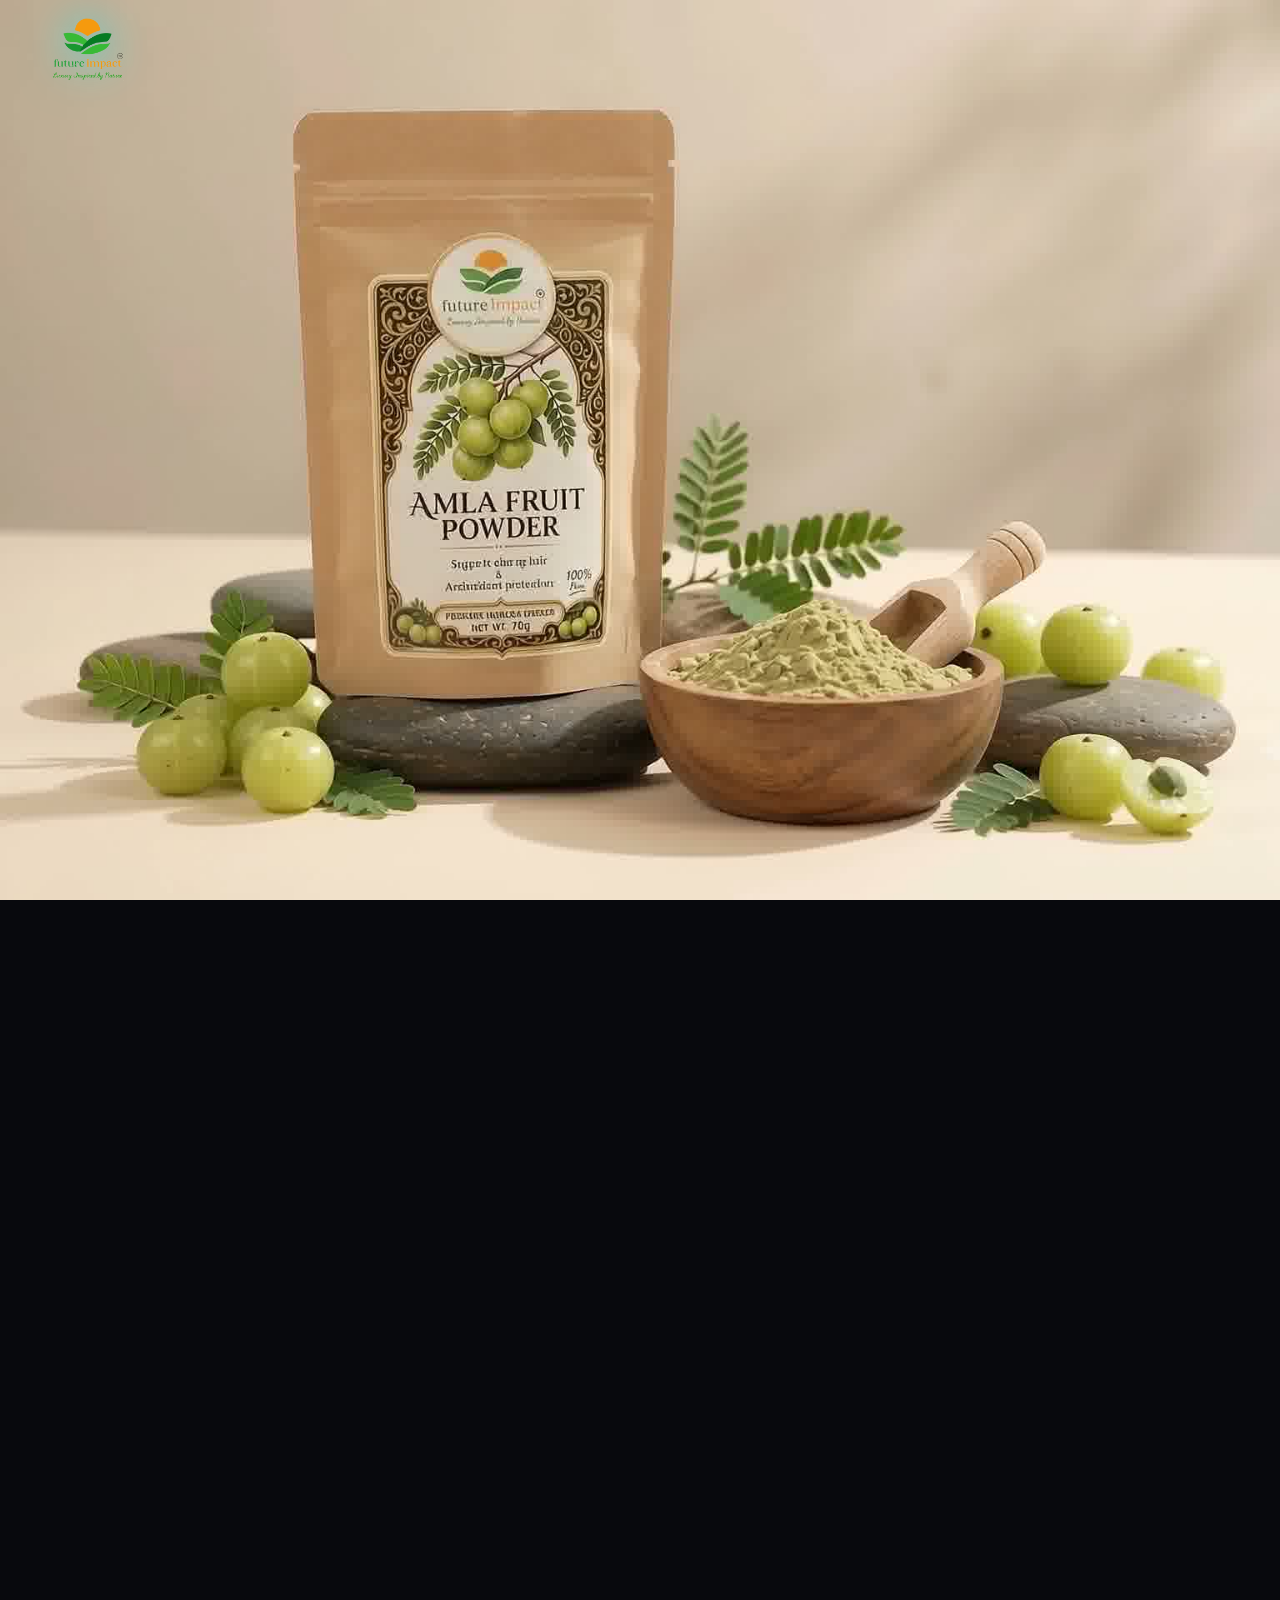
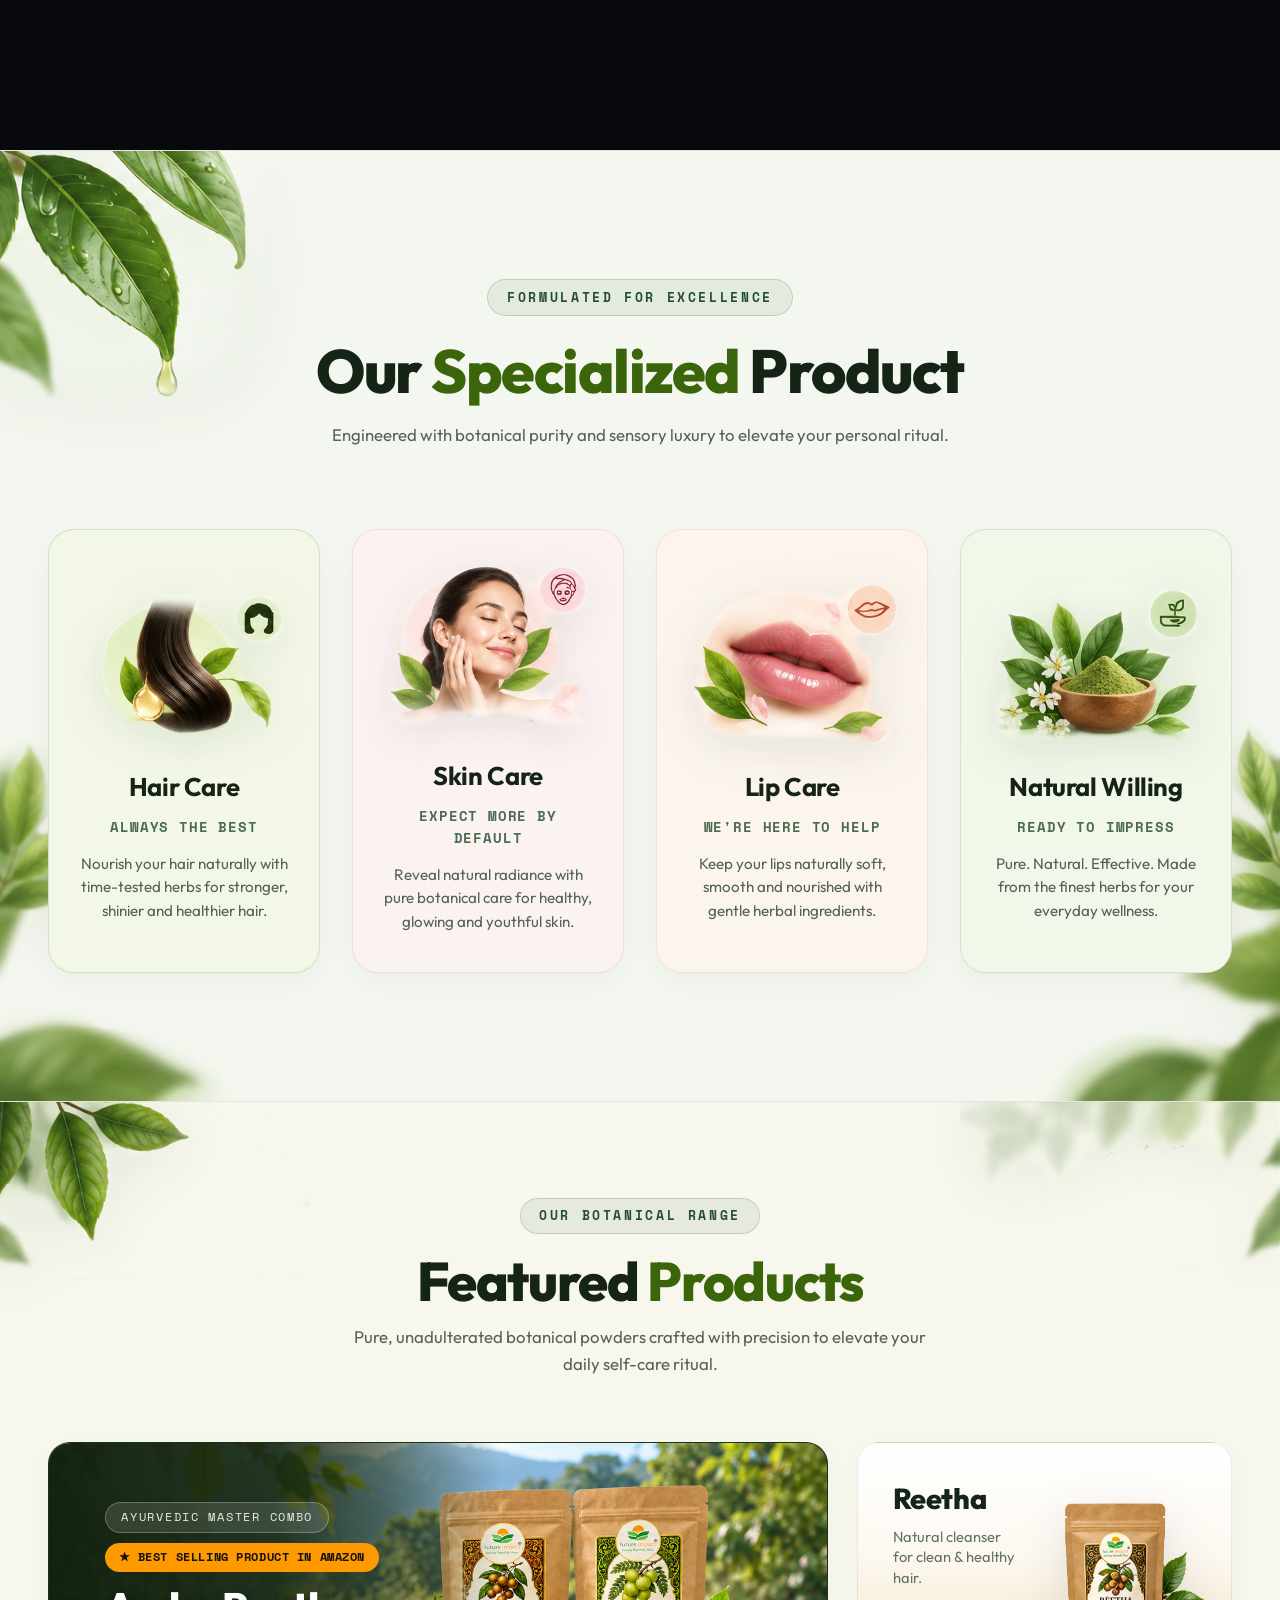
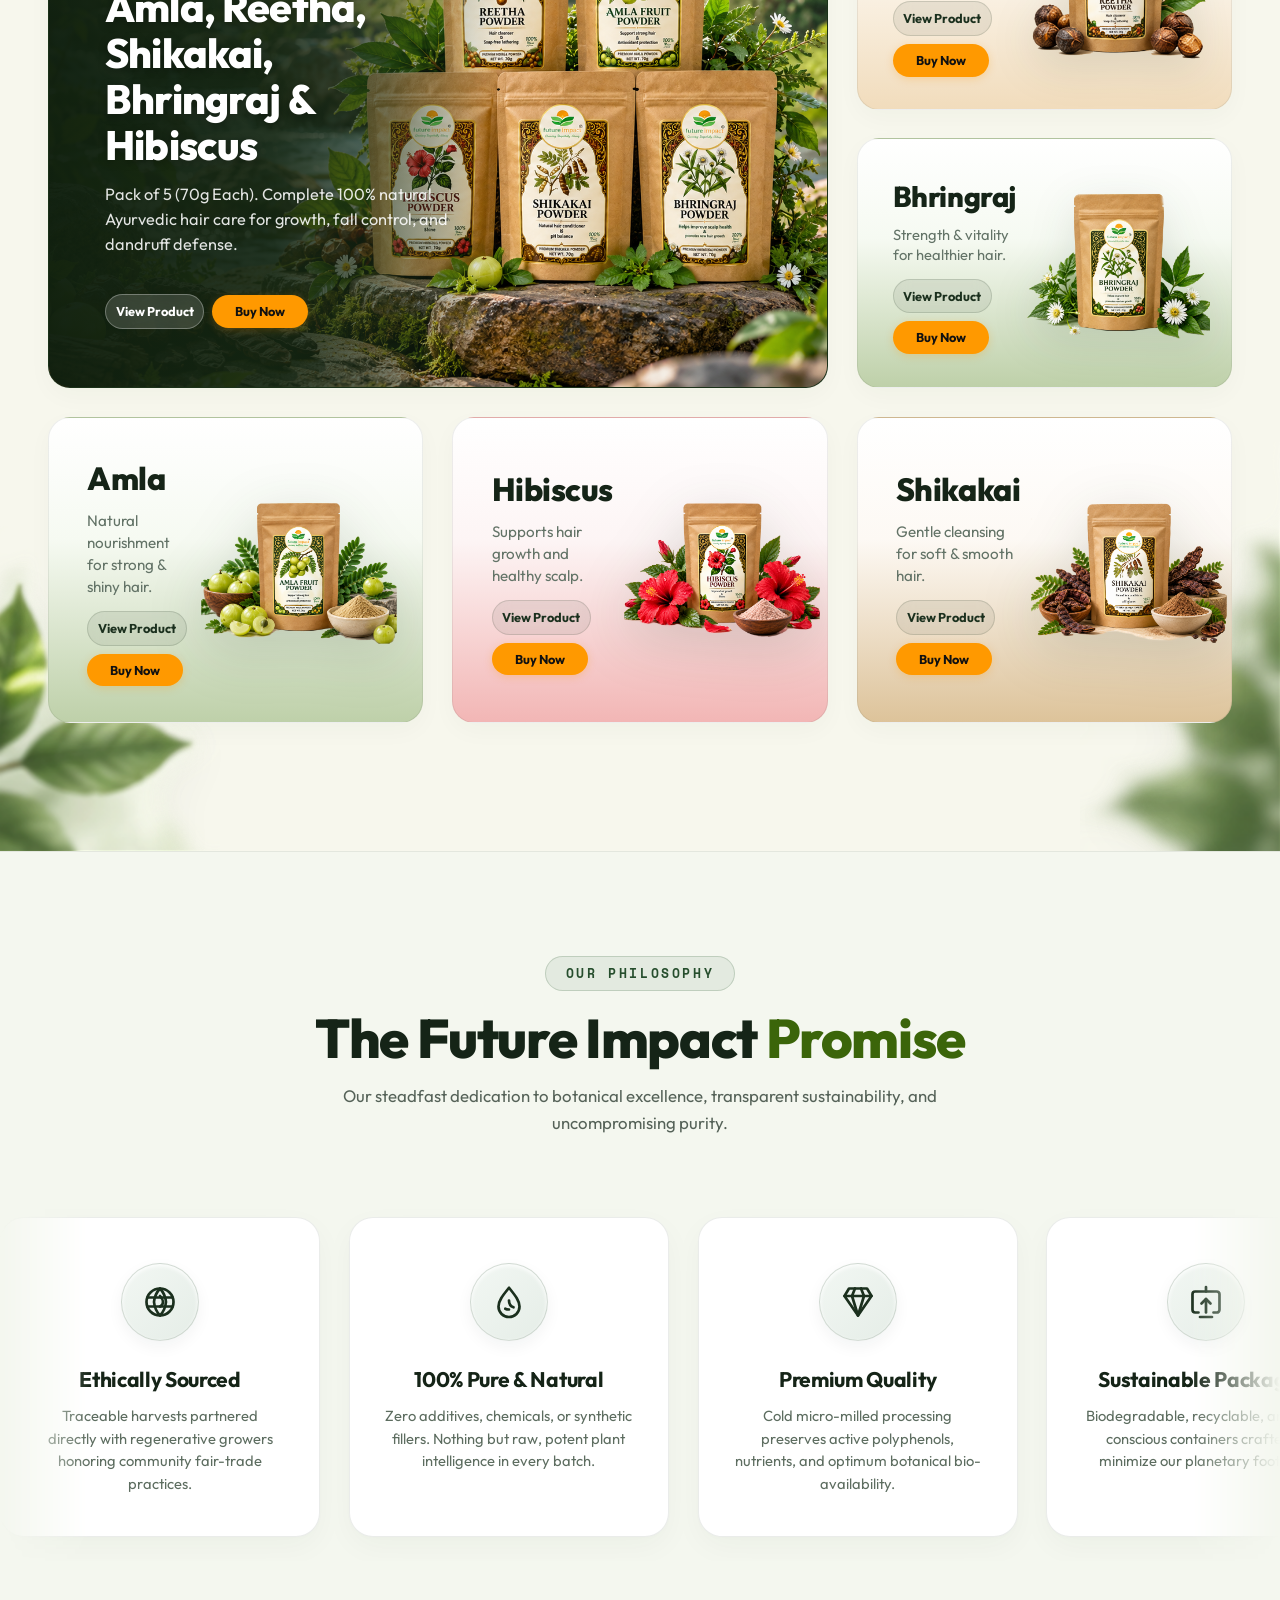
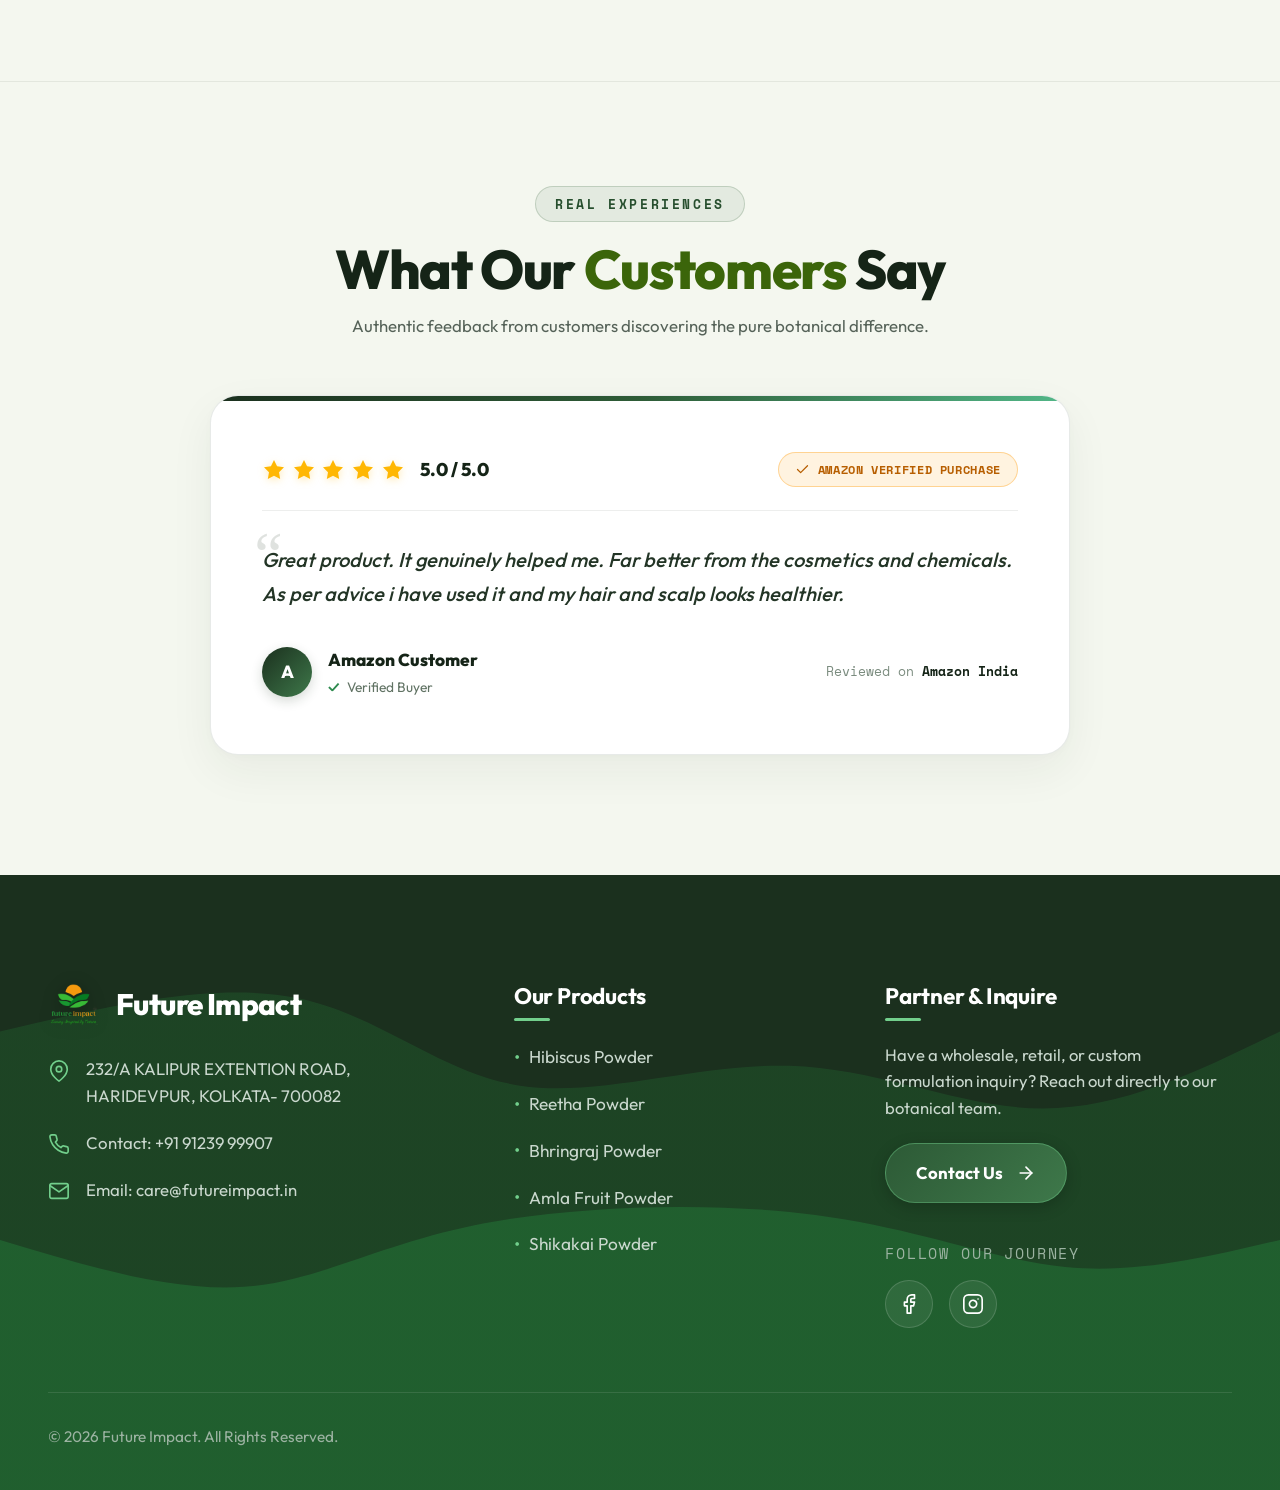
<file: index.html>
<!DOCTYPE html>
<html lang="en">
<head>
<meta charset="UTF-8">
<meta name="viewport" content="width=device-width, initial-scale=1.0, maximum-scale=5.0">
<title>Future Impact | Luxury Inspired by Nature</title>
<meta name="description"
content="Experience high-performance, uncompressed frame scroll animation powered by Future Impact.">
<!-- Google Fonts -->
<link rel="preconnect" href="https://fonts.googleapis.com">
<link rel="preconnect" href="https://fonts.gstatic.com" crossorigin>
<link
href="https://fonts.googleapis.com/css2?family=Outfit:wght@300;400;500;600;700;800;900&family=Space+Mono:wght@400;700&display=swap"
rel="stylesheet">
<!-- Stylesheets -->
<link rel="stylesheet" href="css/style.css">
<link rel="stylesheet" href="css/components.css">
<link rel="stylesheet" href="css/featured-products.css">
<link rel="stylesheet" href="css/promise.css">
<link rel="stylesheet" href="css/reviews.css">
<link rel="stylesheet" href="css/footer.css">
</head>
<body>
<!-- Ambient Glow Effects -->
<div class="ambient-glow glow-1"></div>
<div class="ambient-glow glow-2"></div>
<!-- Loading Screen -->
<div id="loaderScreen" class="loader-screen">
<div class="loader-brand">
<img src="Logo1.png" alt="Future Impact Logo" class="loader-logo">
</div>
<div class="loader-bar-wrap">
<div id="loaderBarFill" class="loader-bar-fill"></div>
</div>
<div id="loaderStatus" class="loader-status">BUFFERING HIGH-RES FRAMES 0%</div>
</div>
<!-- Transparent Brand Header -->
<header class="navbar">
<a href="#" class="nav-brand">
<img src="Logo1.png" alt="Future Impact Brand Logo" class="brand-logo-img">
</a>
</header>
<!-- Full-Screen Hero Section with Sticky Canvas -->
<main class="hero-scroll-wrapper">
<div class="sticky-canvas-container">
<canvas id="scrollCanvas"></canvas>
<canvas id="sandCanvas"></canvas>
<!-- Thin Modern Transparent Glass Backdrop Card for Typography & Actions -->
<div id="glassContentCard" class="glass-content-card">
<div class="glass-card-inner">
<div class="glass-card-spacer"></div>
<p id="glassSubheading" class="glass-subheading">Luxury Inspired by Nature.</p>
<div id="glassActions" class="glass-action-group">
<a href="#specialized-products" class="btn-shop">Shop Collection</a> <a
href="#specialized-products" class="btn-contact">Contact Us</a>
</div>
</div>
</div>
</div>
</main>
<!-- Our Specialized Product Section (Light Mode) -->
<section id="specialized-products" class="specialized-products-section light-theme">
<!-- Botanical Decorative Background Leaves -->
<div class="specialized-bg-leaf leaf-top-left" aria-hidden="true"><img src="top_left.png" alt="" loading="lazy">
</div>
<div class="specialized-bg-leaf leaf-bottom-left" aria-hidden="true"><img src="bottom_left.png" alt=""
loading="lazy"></div>
<div class="specialized-bg-leaf leaf-bottom-right" aria-hidden="true"><img src="bottom_right.png" alt=""
loading="lazy"></div>
<div class="section-container">
<div class="section-header-box">
<span class="section-eyebrow">Formulated For Excellence</span>
<h2 class="section-main-title">Our <span class="text-accent-highlight">Specialized</span> Product</h2>
<p class="section-intro-text">Engineered with botanical purity and sensory luxury to elevate your
personal
ritual.</p>
</div>
<div class="products-grid">
<!-- 1. Hair Care -->
<article class="product-card card-hair-care">
<div class="product-image-wrapper" aria-label="Hair Care"><img src="Hair.png" alt="Hair Care"
class="product-card-img" loading="lazy"></div>
<h3 class="product-heading">Hair Care</h3>
<p class="product-subheading">Always the best</p>
<p class="product-desc-text">Nourish your hair naturally with time-tested herbs for stronger,
shinier and
healthier hair.</p>
</article>
<!-- 2. Skin Care -->
<article class="product-card card-skin-care">
<div class="product-image-wrapper" aria-label="Skin Care"><img src="Skin.png" alt="Skin Care"
class="product-card-img" loading="lazy"></div>
<h3 class="product-heading">Skin Care</h3>
<p class="product-subheading">Expect more by default</p>
<p class="product-desc-text">Reveal natural radiance with pure botanical care for healthy, glowing
and
youthful skin.</p>
</article>
<!-- 3. Lip Care -->
<article class="product-card card-lip-care">
<div class="product-image-wrapper" aria-label="Lip Care"><img src="Lip.png" alt="Lip Care"
class="product-card-img" loading="lazy"></div>
<h3 class="product-heading">Lip Care</h3>
<p class="product-subheading">We're here to help</p>
<p class="product-desc-text">Keep your lips naturally soft, smooth and nourished with gentle herbal
ingredients.</p>
</article>
<!-- 4. Natural Willing -->
<article class="product-card card-natural-willing">
<div class="product-image-wrapper" aria-label="Natural Willing"><img src="NaturalWilling.png"
alt="Natural Willing" class="product-card-img" loading="lazy"></div>
<h3 class="product-heading">Natural Willing</h3>
<p class="product-subheading">Ready to impress</p>
<p class="product-desc-text">Pure. Natural. Effective. Made from the finest herbs for your everyday
wellness.
</p>
</article>
</div>
</div>
</section>
<!-- Featured Products Section (5 Botanical Products Grid) -->
<section class="featured-products-section light-theme" id="featured-products">
<!-- Botanical Decorative Background Leaves -->
<div class="featured-bg-leaf leaf-prod-lefttop" aria-hidden="true"><img src="product_lefttop.png" alt=""
loading="lazy"></div>
<div class="featured-bg-leaf leaf-prod-leftbottom" aria-hidden="true"><img src="product_leftbuttom.png" alt=""
loading="lazy"></div>
<div class="featured-bg-leaf leaf-prod-righttop" aria-hidden="true"><img src="product_righttop.png" alt=""
loading="lazy"></div>
<div class="featured-bg-leaf leaf-prod-rightbottom" aria-hidden="true"><img src="product_rightbuttom.png" alt=""
loading="lazy"></div>
<div class="featured-products-container">
<header class="featured-header-box">
<span class="featured-eyebrow">Our Botanical Range</span>
<h2 class="featured-main-title">Featured <span class="text-accent-highlight">Products</span></h2>
<p class="featured-intro-text">Pure, unadulterated botanical powders crafted with precision to elevate
your
daily self-care ritual.</p>
</header>
<div class="featured-bento-grid">
<!-- 1. Pack of 5 Ayurvedic Combo (Best Selling Product - Main Hero Bento Card) -->
<article class="bento-card card-hibiscus">
<img src="allone.png" alt="Ayurvedic Master Combo Background" class="bento-bg-img" loading="lazy">
<div class="bento-combo-left">
<div class="bento-badge-row">
<span class="pill-badge">Ayurvedic Master Combo</span> <span class="bento-best-seller-tag">★
Best Selling Product in Amazon</span>
</div>
<h3 class="bento-title">Amla, Reetha, Shikakai, Bhringraj &amp; Hibiscus</h3>
<p class="bento-desc">Pack of 5 (70g Each). Complete 100% natural Ayurvedic hair care for
growth, fall
control, and dandruff defense.</p>
<div class="bento-actions-row">
<a href="products/combo.html" class="btn-card-view">View Product</a> <a
href="https://amzn.in/d/0idDxXD1" target="_blank" rel="noopener noreferrer"
class="btn-card-buy">Buy
Now</a>
</div>
</div>
</article>
<!-- 2. Reetha Powder (Top Right Card - #F1DCBC) -->
<article class="bento-card card-reetha">
<div class="bento-side-content">
<h3 class="bento-side-title">Reetha</h3>
<p class="bento-side-desc">Natural cleanser for clean &amp; healthy hair.</p>
<div class="bento-actions-row">
<a href="products/reetha.html" class="btn-card-view">View Product</a> <a
href="https://amzn.in/d/00Bro9dT" target="_blank" rel="noopener noreferrer"
class="btn-card-buy">Buy
Now</a>
</div>
</div>
<div class="bento-thumb-wrap">
<img src="Reetha/Reetha.png" alt="Reetha Powder" class="bento-thumb-img" loading="lazy">
</div>
</article>
<!-- 3. Bhringraj Powder (Middle Right Card - #BED0A9) -->
<article class="bento-card card-bhringraj">
<div class="bento-side-content">
<h3 class="bento-side-title">Bhringraj</h3>
<p class="bento-side-desc">Strength &amp; vitality for healthier hair.</p>
<div class="bento-actions-row">
<a href="products/bhringraj.html" class="btn-card-view">View Product</a> <a
href="https://amzn.in/d/09oEJZaX" target="_blank" rel="noopener noreferrer"
class="btn-card-buy">Buy
Now</a>
</div>
</div>
<div class="bento-thumb-wrap">
<img src="bhringaraj/Bhringraj.png" alt="Bhringraj Powder" class="bento-thumb-img"
loading="lazy">
</div>
</article>
<!-- 4. Amla Fruit Powder (Bottom Row - Card 1) -->
<article class="bento-card card-amla">
<div class="bento-bottom-content">
<h3 class="bento-bottom-title">Amla</h3>
<p class="bento-bottom-desc">Natural nourishment for strong &amp; shiny hair.</p>
<div class="bento-actions-row">
<a href="products/amla.html" class="btn-card-view">View Product</a> <a
href="https://amzn.in/d/06UqzjGl" target="_blank" rel="noopener noreferrer"
class="btn-card-buy">Buy
Now</a>
</div>
</div>
<div class="bento-large-thumb">
<img src="amla/Amla.png" alt="Amla Fruit Powder" loading="lazy">
</div>
</article>
<!-- 5. Hibiscus Powder (Bottom Row - Card 2, in between Amla and Shikakai) -->
<article class="bento-card card-hibiscus-powder">
<div class="bento-bottom-content">
<h3 class="bento-bottom-title">Hibiscus</h3>
<p class="bento-bottom-desc">Supports hair growth and healthy scalp.</p>
<div class="bento-actions-row">
<a href="products/hibiscus.html" class="btn-card-view">View Product</a> <a
href="https://amzn.in/d/08tYjIGo" target="_blank" rel="noopener noreferrer"
class="btn-card-buy">Buy
Now</a>
</div>
</div>
<div class="bento-large-thumb">
<img src="hibiscus/Hibiscus.png" alt="Hibiscus Flower Powder" loading="lazy">
</div>
</article>
<!-- 6. Shikakai Powder (Bottom Row - Card 3) -->
<article class="bento-card card-shikakai">
<div class="bento-bottom-content">
<h3 class="bento-bottom-title">Shikakai</h3>
<p class="bento-bottom-desc">Gentle cleansing for soft &amp; smooth hair.</p>
<div class="bento-actions-row">
<a href="products/shikakai.html" class="btn-card-view">View Product</a> <a
href="https://amzn.in/d/0fsECK77" target="_blank" rel="noopener noreferrer"
class="btn-card-buy">Buy
Now</a>
</div>
</div>
<div class="bento-large-thumb">
<img src="shikakai/Shikakai.png" alt="Shikakai Powder" loading="lazy">
</div>
</article>
</div>
</div>
</section>
<!-- The futureimpact Promise Section -->
<section class="promise-section light-theme" id="brand-promise">
<div class="promise-container">
<header class="promise-header-box">
<span class="promise-eyebrow">Our Philosophy</span>
<h2 class="promise-main-title">The Future Impact <span class="text-accent-highlight">Promise</span></h2>
<p class="promise-intro-text">Our steadfast dedication to botanical excellence, transparent
sustainability, and
uncompromising purity.</p>
</header>
<!-- Single-Row Auto-Scrolling Marquee Showcase -->
<div class="promise-marquee-container" id="promiseMarquee">
<div class="promise-track" id="promiseTrack">
<div class="promise-grid">
<!-- 1. Ethically Sourced -->
<article class="promise-card">
<div class="promise-icon-wrap" aria-label="Ethically Sourced Icon">
<svg class="promise-icon-svg" viewBox="0 0 24 24" fill="none" stroke="currentColor" stroke-width="1.8" stroke-linecap="round" stroke-linejoin="round"> <circle cx="12" cy="12" r="9"></circle> <path d="M12 3a15.3 15.3 0 0 1 4 9 15.3 15.3 0 0 1-4 9 15.3 15.3 0 0 1-4-9 15.3 15.3 0 0 1 4-9z"> </path> <path d="M3.6 9h16.8"></path> <path d="M3.6 15h16.8"></path> <path d="M12 8c1.5 1.5 2 2.5 2 4s-1 2.5-2 3"></path> </svg>
</div>
<h3 class="promise-heading">Ethically Sourced</h3>
<p class="promise-desc">Traceable harvests partnered directly with regenerative growers
honoring community
fair-trade practices.</p>
</article>
<!-- 2. 100% Pure & Natural -->
<article class="promise-card">
<div class="promise-icon-wrap" aria-label="100% Pure & Natural Icon">
<svg class="promise-icon-svg" viewBox="0 0 24 24" fill="none" stroke="currentColor" stroke-width="1.8" stroke-linecap="round" stroke-linejoin="round"> <path d="M12 2.5C8 7.5 5 11 5 15a7 7 0 0 0 14 0c0-4-3-7.5-7-12.5z"></path> <path d="M12 11c0 2.2 1.3 4 3 4.5"></path> <path d="M9.5 16.5c1 .5 2 .5 2.5.5"></path> </svg>
</div>
<h3 class="promise-heading">100% Pure &amp; Natural</h3>
<p class="promise-desc">Zero additives, chemicals, or synthetic fillers. Nothing but raw,
potent plant
intelligence in every batch.</p>
</article>
<!-- 3. Premium Quality -->
<article class="promise-card">
<div class="promise-icon-wrap" aria-label="Premium Quality Icon">
<svg class="promise-icon-svg" viewBox="0 0 24 24" fill="none" stroke="currentColor" stroke-width="1.8" stroke-linecap="round" stroke-linejoin="round"> <path d="M6 3h12l3 5-9 13L3 8l3-5z"></path> <path d="M3 8h18"></path> <path d="M10 3l-2 5 4 13 4-13-2-5"></path> </svg>
</div>
<h3 class="promise-heading">Premium Quality</h3>
<p class="promise-desc">Cold micro-milled processing preserves active polyphenols,
nutrients, and optimum
botanical bio-availability.</p>
</article>
<!-- 4. Sustainable Packaging -->
<article class="promise-card">
<div class="promise-icon-wrap" aria-label="Sustainable Packaging Icon">
<svg class="promise-icon-svg" viewBox="0 0 24 24" fill="none" stroke="currentColor" stroke-width="1.8" stroke-linecap="round" stroke-linejoin="round"> <path d="M7 19H4.8A1.8 1.8 0 0 1 3 17.2V6.8A1.8 1.8 0 0 1 4.8 5h14.4A1.8 1.8 0 0 1 21 6.8v10.4a1.8 1.8 0 0 1-1.8 1.8H17"> </path> <path d="M12 2v3"></path> <path d="M9 13l3-3 3 3"></path> <path d="M12 10v9"></path> <path d="M8 22h8"></path> </svg>
</div>
<h3 class="promise-heading">Sustainable Packaging</h3>
<p class="promise-desc">Biodegradable, recyclable, and eco-conscious containers crafted to
minimize our
planetary footprint.</p>
</article>
<!-- 5. Preservative Free -->
<article class="promise-card">
<div class="promise-icon-wrap" aria-label="Preservative Free Icon">
<svg class="promise-icon-svg" viewBox="0 0 24 24" fill="none" stroke="currentColor" stroke-width="1.8" stroke-linecap="round" stroke-linejoin="round"> <path d="M12 22s8-4 8-10V5l-8-3-8 3v7c0 6 8 10 8 10z"></path> <path d="M9 12l2 2 4-4"></path> </svg>
</div>
<h3 class="promise-heading">Preservative Free</h3>
<p class="promise-desc">Pure moisture-free micro-milling ensures zero artificial
preservatives or shelf
stabilizers.</p>
</article>
<!-- 6. Ammonia Free -->
<article class="promise-card">
<div class="promise-icon-wrap" aria-label="Ammonia Free Icon">
<svg class="promise-icon-svg" viewBox="0 0 24 24" fill="none" stroke="currentColor" stroke-width="1.8" stroke-linecap="round" stroke-linejoin="round"> <path d="M10 2v7.31"></path> <path d="M14 9.3V2"></path> <path d="M8.5 2h7"></path> <path d="M14 9.3a6.5 6.5 0 1 1-4 0"></path> <line x1="4" y1="4" x2="20" y2="20"></line> </svg>
</div>
<h3 class="promise-heading">Ammonia Free</h3>
<p class="promise-desc">Completely free from harsh alkalis and ammonia, preserving your hair
and skin
cuticle integrity.</p>
</article>
<!-- 7. Chemical Free -->
<article class="promise-card">
<div class="promise-icon-wrap" aria-label="Chemical Free Icon">
<svg class="promise-icon-svg" viewBox="0 0 24 24" fill="none" stroke="currentColor" stroke-width="1.8" stroke-linecap="round" stroke-linejoin="round"> <path d="M10 2v5a2 2 0 0 1-.5 1.3L4 15.5A3 3 0 0 0 6.3 20h11.4A3 3 0 0 0 20 15.5L14.5 8.3A2 2 0 0 1 14 7V2"> </path> <path d="M8.5 2h7"></path> <line x1="3" y1="3" x2="21" y2="21"></line> </svg>
</div>
<h3 class="promise-heading">Chemical Free</h3>
<p class="promise-desc">100% whole plant intelligence with zero synthetic derivatives,
binders, or
petroleum byproducts.</p>
</article>
<!-- 8. Metalic Salts Free -->
<article class="promise-card">
<div class="promise-icon-wrap" aria-label="Metalic Salts Free Icon">
<svg class="promise-icon-svg" viewBox="0 0 24 24" fill="none" stroke="currentColor" stroke-width="1.8" stroke-linecap="round" stroke-linejoin="round"> <circle cx="12" cy="12" r="9"></circle> <path d="M14.83 9.17a4 4 0 0 0-5.66 0"></path> <path d="M9.17 14.83a4 4 0 0 0 5.66 0"></path> <line x1="4.93" y1="4.93" x2="19.07" y2="19.07"></line> </svg>
</div>
<h3 class="promise-heading">Metalic Salts Free</h3>
<p class="promise-desc">Zero heavy metals or metallic salts, ensuring 100% compatibility
with colored or
treated hair.</p>
</article>
<!-- 9. Pesticides Free -->
<article class="promise-card">
<div class="promise-icon-wrap" aria-label="Pesticides Free Icon">
<svg class="promise-icon-svg" viewBox="0 0 24 24" fill="none" stroke="currentColor" stroke-width="1.8" stroke-linecap="round" stroke-linejoin="round"> <path d="M11 20A7 7 0 0 1 9.8 6.1C15.5 5 17 4.5 21 2c-.5 4.5-1 6-2.1 11.7A7 7 0 0 1 11 20z"> </path> <path d="M12.5 13.5L8 18"></path> <line x1="4" y1="4" x2="20" y2="20"></line> </svg>
</div>
<h3 class="promise-heading">Pesticides Free</h3>
<p class="promise-desc">Cultivated on pristine chemical-free soils and thoroughly tested for
zero
agricultural residues.</p>
</article>
<!-- 10. PPD Free -->
<article class="promise-card">
<div class="promise-icon-wrap" aria-label="PPD Free Icon">
<svg class="promise-icon-svg" viewBox="0 0 24 24" fill="none" stroke="currentColor" stroke-width="1.8" stroke-linecap="round" stroke-linejoin="round"> <circle cx="12" cy="12" r="10"></circle> <path d="M8 12h8"></path> <path d="M12 8v8"></path> <line x1="4.93" y1="4.93" x2="19.07" y2="19.07"></line> </svg>
</div>
<h3 class="promise-heading">PPD Free</h3>
<p class="promise-desc">Free from Paraphenylenediamine and artificial dye couplers,
eliminating common
allergic reactions.</p>
</article>
</div>
</div>
</div>
</div>
</section>
<!-- Customer Review Section -->
<section class="customer-review-section light-theme" id="customer-reviews">
<div class="review-section-container">
<header class="review-header-box">
<span class="review-eyebrow">Real Experiences</span>
<h2 class="review-main-title">What Our <span class="text-accent-highlight">Customers</span> Say</h2>
<p class="review-intro-text">Authentic feedback from customers discovering the pure botanical
difference.</p>
</header>
<div class="review-card-wrapper">
<article class="review-card">
<!-- Star Rating Strip (Five Stars) -->
<div class="review-rating-bar">
<div class="star-rating-row" aria-label="5 out of 5 stars rating">
<svg class="star-icon" viewBox="0 0 24 24" fill="currentColor"> <polygon points="12 2 15.09 8.26 22 9.27 17 14.14 18.18 21.02 12 17.77 5.82 21.02 7 14.14 2 9.27 8.91 8.26 12 2"> </polygon> </svg>
<svg class="star-icon" viewBox="0 0 24 24" fill="currentColor"> <polygon points="12 2 15.09 8.26 22 9.27 17 14.14 18.18 21.02 12 17.77 5.82 21.02 7 14.14 2 9.27 8.91 8.26 12 2"> </polygon> </svg>
<svg class="star-icon" viewBox="0 0 24 24" fill="currentColor"> <polygon points="12 2 15.09 8.26 22 9.27 17 14.14 18.18 21.02 12 17.77 5.82 21.02 7 14.14 2 9.27 8.91 8.26 12 2"> </polygon> </svg>
<svg class="star-icon" viewBox="0 0 24 24" fill="currentColor"> <polygon points="12 2 15.09 8.26 22 9.27 17 14.14 18.18 21.02 12 17.77 5.82 21.02 7 14.14 2 9.27 8.91 8.26 12 2"> </polygon> </svg>
<svg class="star-icon" viewBox="0 0 24 24" fill="currentColor"> <polygon points="12 2 15.09 8.26 22 9.27 17 14.14 18.18 21.02 12 17.77 5.82 21.02 7 14.14 2 9.27 8.91 8.26 12 2"> </polygon> </svg>
<span class="rating-score">5.0 / 5.0</span>
</div>
<!-- Amazon Verified Purchase Badge -->
<div class="amazon-verified-badge">
<svg viewBox="0 0 24 24" fill="none" stroke="currentColor" stroke-width="2" stroke-linecap="round" stroke-linejoin="round"> <polyline points="20 6 9 17 4 12"></polyline> </svg>
<span>Amazon Verified Purchase</span>
</div>
</div>
<!-- Review Body Quote -->
<div class="review-quote-wrap">
<span class="quote-mark">&ldquo;</span>
<blockquote class="review-body-text">Great product. It genuinely helped me. Far better from the cosmetics and chemicals. As per advice i have used it and my hair and scalp looks healthier.</blockquote>
</div>
<!-- Reviewer Metadata -->
<div class="review-author-meta">
<div class="author-info">
<div class="author-avatar-circle">A</div>
<div class="author-text-wrap"><span class="author-name">Amazon Customer</span><span
class="author-label"><span class="verified-tick">&#10003;</span> Verified
Buyer</span></div>
</div>
<div class="author-source"><span>Reviewed on</span><strong class="amazon-brand-tag">Amazon
India</strong>
</div>
</div>
</article>
</div>
</div>
</section>
<!-- Global Brand Footer (#1b301e) -->
<footer class="site-footer" id="site-footer">
<!-- Footer Dynamic Background SVG -->
<div class="footer-bg-svg-wrap" aria-hidden="true">
<svg width="100%" height="100%" viewBox="0 0 1440 590" xmlns="http://www.w3.org/2000/svg" preserveAspectRatio="none"> <defs> <linearGradient id="footer-gradient" x1="50%" y1="100%" x2="50%" y2="0%"> <stop offset="5%" stop-color="#2dc653"></stop> <stop offset="95%" stop-color="#2dc653"></stop> </linearGradient> </defs> <path d="M 0,600 L 0,150 C 120.08612440191388,125.94258373205741 240.17224880382776,101.88516746411483 334,118 C 427.82775119617224,134.11483253588517 495.3971291866029,190.4019138755981 585,202 C 674.6028708133971,213.5980861244019 786.2392344497606,180.5071770334928 888,183 C 989.7607655502394,185.4928229665072 1081.6459330143541,223.56937799043064 1172,224 C 1262.3540669856459,224.43062200956936 1351.1770334928228,187.21531100478467 1440,150 L 1440,600 L 0,600 Z" stroke="none" stroke-width="0" fill="url(#footer-gradient)" fill-opacity="0.16"></path> <path d="M 0,600 L 0,350 C 96.65071770334927,374.9569377990431 193.30143540669854,399.9138755980861 275,395 C 356.69856459330146,390.0861244019139 423.444976076555,355.30143540669854 534,336 C 644.555023923445,316.69856459330146 798.9186602870814,312.88038277511964 917,326 C 1035.0813397129186,339.11961722488036 1116.8803827751196,369.17703349282294 1198,376 C 1279.1196172248804,382.82296650717706 1359.55980861244,366.41148325358853 1440,350 L 1440,600 L 0,600 Z" stroke="none" stroke-width="0" fill="url(#footer-gradient)" fill-opacity="0.25"></path> </svg>
</div>
<!-- Organic Wave Shape Transition -->
<div class="footer-wave-divider" aria-hidden="true">
<svg viewBox="0 0 1440 120" fill="none" preserveAspectRatio="none"> <path d="M0,32 C240,95 480,115 720,65 C960,15 1200,45 1440,80 L1440,0 L0,0 Z" fill="#F4F7EF"></path> </svg>
</div>
<div class="footer-container">
<div class="footer-grid">
<!-- Left Column: Company Logo, Name, Address, Contact, Email -->
<div class="footer-col-brand">
<a href="#" class="footer-brand-header"><img src="Logo1.png" alt="Future Impact Logo"
class="footer-brand-logo"><span class="footer-brand-name">Future Impact</span></a>
<ul class="footer-contact-list">
<li class="footer-contact-item"><svg class="footer-contact-icon" viewBox="0 0 24 24" fill="none" stroke="currentColor" stroke-width="1.8" stroke-linecap="round" stroke-linejoin="round" aria-label="Address Pin Icon"> <path d="M21 10c0 7-9 13-9 13s-9-6-9-13a9 9 0 0 1 18 0z"></path> <circle cx="12" cy="10" r="3"></circle> </svg><span>232/A KALIPUR EXTENTION ROAD, HARIDEVPUR, KOLKATA- 700082</span></li>
<li class="footer-contact-item"><svg class="footer-contact-icon" viewBox="0 0 24 24" fill="none" stroke="currentColor" stroke-width="1.8" stroke-linecap="round" stroke-linejoin="round" aria-label="Phone Icon"> <path d="M22 16.92v3a2 2 0 0 1-2.18 2 19.79 19.79 0 0 1-8.63-3.07 19.5 19.5 0 0 1-6-6 19.79 19.79 0 0 1-3.07-8.67A2 2 0 0 1 4.11 2h3a2 2 0 0 1 2 1.72 12.84 12.84 0 0 0 .7 2.81 2 2 0 0 1-.45 2.11L8.09 9.91a16 16 0 0 0 6 6l1.27-1.27a2 2 0 0 1 2.11-.45 12.84 12.84 0 0 0 2.81.7A2 2 0 0 1 22 16.92z"> </path> </svg><span>Contact: <a href="tel:+919123999907">+91 91239 99907</a></span></li>
<li class="footer-contact-item"><svg class="footer-contact-icon" viewBox="0 0 24 24" fill="none" stroke="currentColor" stroke-width="1.8" stroke-linecap="round" stroke-linejoin="round" aria-label="Email Icon"> <path d="M4 4h16c1.1 0 2 .9 2 2v12c0 1.1-.9 2-2 2H4c-1.1 0-2-.9-2-2V6c0-1.1.9-2 2-2z"> </path> <polyline points="22,6 12,13 2,6"></polyline> </svg><span>Email: <a href="mailto:care@futureimpact.in">care@futureimpact.in</a></span>
</li>
</ul>
</div>
<!-- Middle Column: Five Botanical Products -->
<div class="footer-col-products">
<h3 class="footer-col-title">Our Products</h3>
<ul class="footer-products-list">
<li><a href="#featured-products" class="footer-product-link">Hibiscus Powder</a></li>
<li><a href="#featured-products" class="footer-product-link">Reetha Powder</a></li>
<li><a href="#featured-products" class="footer-product-link">Bhringraj Powder</a></li>
<li><a href="#featured-products" class="footer-product-link">Amla Fruit Powder</a></li>
<li><a href="#featured-products" class="footer-product-link">Shikakai Powder</a></li>
</ul>
</div>
<!-- Right Column: Submit Formal Query Form & Social Media Links -->
<div class="footer-col-query">
<div class="footer-query-box">
<h3 class="footer-col-title">Partner &amp; Inquire</h3>
<p class="footer-query-text">Have a wholesale, retail, or custom formulation inquiry? Reach out
directly to
our botanical team.</p>
<a href="contact.html" class="btn-query-form" id="btnQueryForm">
<span>Contact Us</span>
<svg viewBox="0 0 24 24" fill="none" stroke="currentColor" stroke-width="2" stroke-linecap="round" stroke-linejoin="round"> <line x1="5" y1="12" x2="19" y2="12"></line> <polyline points="12 5 19 12 12 19"></polyline> </svg>
</a>
</div>
<div class="footer-socials-wrap">
<span class="socials-heading">Follow Our Journey</span>
<div class="social-links-row">
<!-- Facebook -->
<a href="https://www.facebook.com/profile.php?id=61590463904035" target="_blank"
rel="noopener noreferrer" class="social-icon-btn" aria-label="Facebook">
<svg viewBox="0 0 24 24" fill="none" stroke="currentColor" stroke-width="1.8" stroke-linecap="round" stroke-linejoin="round"> <path d="M18 2h-3a5 5 0 0 0-5 5v3H7v4h3v8h4v-8h3l1-4h-4V7a1 1 0 0 1 1-1h3z"></path> </svg>
</a>
<!-- Instagram -->
<a href="https://www.instagram.com/futureimpact_official/?hl=en" target="_blank"
rel="noopener noreferrer" class="social-icon-btn" aria-label="Instagram">
<svg viewBox="0 0 24 24" fill="none" stroke="currentColor" stroke-width="1.8" stroke-linecap="round" stroke-linejoin="round"> <rect x="2" y="2" width="20" height="20" rx="5" ry="5"></rect> <path d="M16 11.37A4 4 0 1 1 12.63 8 4 4 0 0 1 16 11.37z"></path> <line x1="17.5" y1="6.5" x2="17.51" y2="6.5"></line> </svg>
</a>
</div>
</div>
</div>
</div>
<!-- Bottom Bar -->
<div class="footer-bottom-bar">
<span>&copy; 2026 Future Impact. All Rights Reserved.</span>
</div>
</div>
</footer>
<!-- Application Logic Modules -->
<script type="module" src="js/main.js"></script>
</body>
</html>
</file>
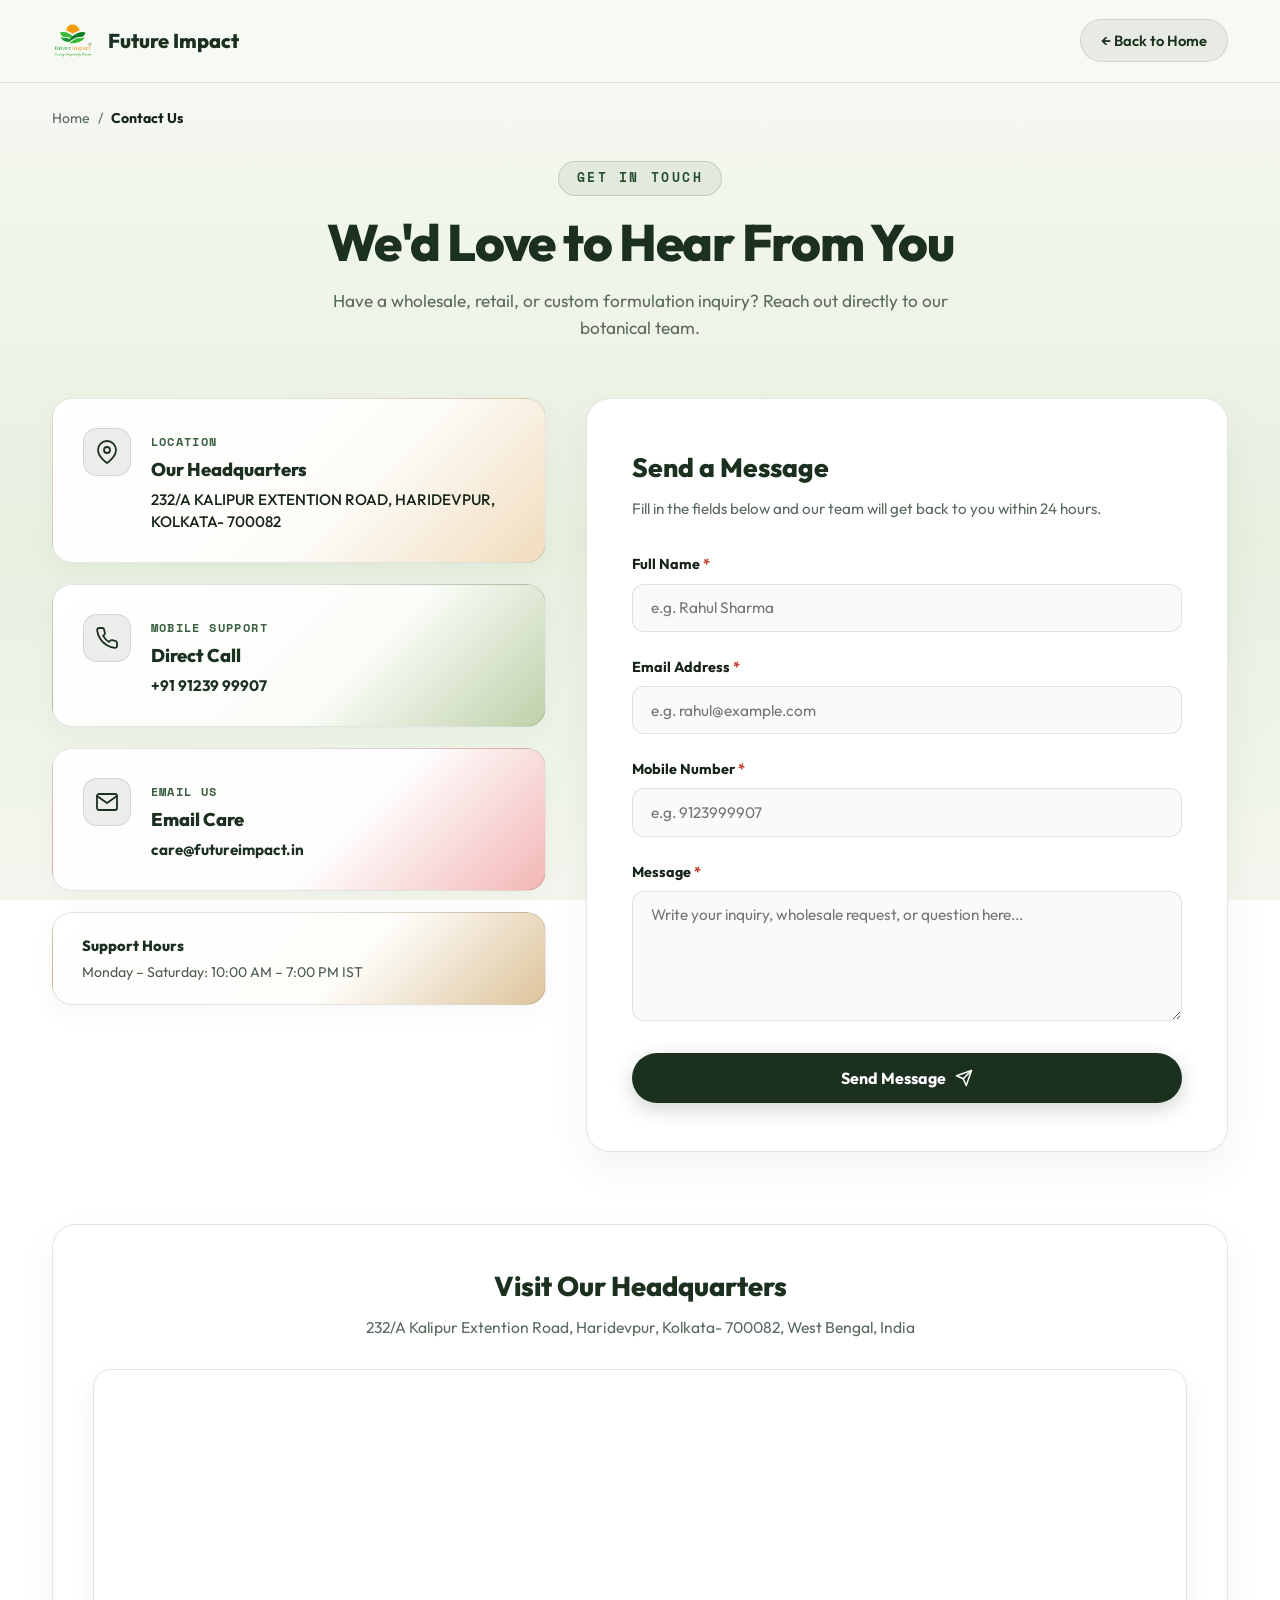
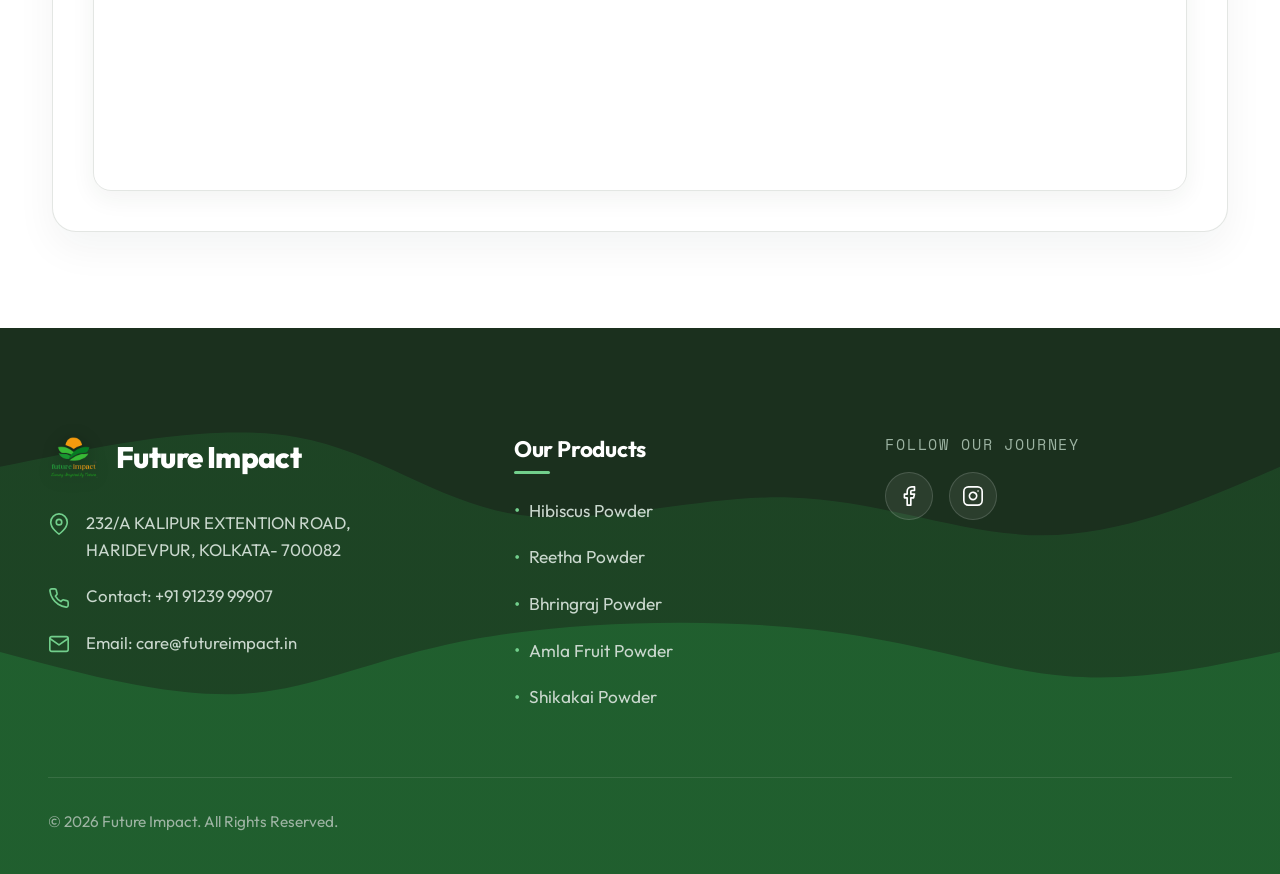
<file: contact.html>
<!DOCTYPE html>
<html lang="en">

<head>
  <meta charset="UTF-8">
  <meta name="viewport" content="width=device-width, initial-scale=1.0, maximum-scale=5.0">
  <title>Contact Us | Future Impact Botanical Care</title>
  <meta name="description"
    content="Get in touch with Future Impact. Inquire about wholesale, retail, or custom formulation of pure botanical Ayurvedic powders.">
  <!-- Google Fonts -->
  <link rel="preconnect" href="https://fonts.googleapis.com">
  <link rel="preconnect" href="https://fonts.gstatic.com" crossorigin>
  <link
    href="https://fonts.googleapis.com/css2?family=Outfit:wght@300;400;500;600;700;800;900&family=Space+Mono:wght@400;700&display=swap"
    rel="stylesheet">
  <!-- Stylesheets -->
  <link rel="stylesheet" href="css/contact.css">
  <link rel="stylesheet" href="css/footer.css">
</head>

<body>
  <!-- Header -->
  <header class="contact-header">
    <div class="header-container">
      <a href="index.html" class="brand-link">
        <img src="Logo1.png" alt="Future Impact Logo" class="brand-logo">
        <span>Future Impact</span>
      </a>
      <a href="index.html" class="back-btn">&larr; Back to Home</a>
    </div>
  </header>

  <!-- Breadcrumb Bar -->
  <nav class="breadcrumb-bar" aria-label="Breadcrumb">
    <a href="index.html">Home</a><span>/</span>
    <strong>Contact Us</strong>
  </nav>

  <!-- Main Content -->
  <main class="contact-main">
    <div class="contact-hero-box">
      <span class="contact-eyebrow">Get in Touch</span>
      <h1 class="contact-main-title">We'd Love to Hear From You</h1>
      <p class="contact-intro-text">Have a wholesale, retail, or custom formulation inquiry? Reach out directly to our
        botanical team.</p>
    </div>

    <div class="contact-grid">
      <!-- Left Column: Separate Contact Info Cards -->
      <div class="contact-cards-stack">
        <!-- 1. Address / Headquarters Card -->
        <article class="contact-feature-card card-address" aria-label="Headquarters Location">
          <div class="card-icon-badge" aria-hidden="true">
            <svg viewBox="0 0 24 24" fill="none" stroke="currentColor" stroke-width="1.8" stroke-linecap="round" stroke-linejoin="round">
              <path d="M21 10c0 7-9 13-9 13s-9-6-9-13a9 9 0 0 1 18 0z"></path>
              <circle cx="12" cy="10" r="3"></circle>
            </svg>
          </div>
          <div class="card-info-content">
            <span class="card-eyebrow-tag">Location</span>
            <h3 class="card-item-title">Our Headquarters</h3>
            <p class="card-item-desc">232/A KALIPUR EXTENTION ROAD, HARIDEVPUR, KOLKATA- 700082</p>
          </div>
        </article>

        <!-- 2. Mobile / Phone Call Card -->
        <article class="contact-feature-card card-phone" aria-label="Direct Phone Support">
          <div class="card-icon-badge" aria-hidden="true">
            <svg viewBox="0 0 24 24" fill="none" stroke="currentColor" stroke-width="1.8" stroke-linecap="round" stroke-linejoin="round">
              <path d="M22 16.92v3a2 2 0 0 1-2.18 2 19.79 19.79 0 0 1-8.63-3.07 19.5 19.5 0 0 1-6-6 19.79 19.79 0 0 1-3.07-8.67A2 2 0 0 1 4.11 2h3a2 2 0 0 1 2 1.72 12.84 12.84 0 0 0 .7 2.81 2 2 0 0 1-.45 2.11L8.09 9.91a16 16 0 0 0 6 6l1.27-1.27a2 2 0 0 1 2.11-.45 12.84 12.84 0 0 0 2.81.7A2 2 0 0 1 22 16.92z"></path>
            </svg>
          </div>
          <div class="card-info-content">
            <span class="card-eyebrow-tag">Mobile Support</span>
            <h3 class="card-item-title">Direct Call</h3>
            <p class="card-item-desc"><a href="tel:+919123999907" class="card-action-link">+91 91239 99907</a></p>
          </div>
        </article>

        <!-- 3. Email Care Card -->
        <article class="contact-feature-card card-email" aria-label="Email Support">
          <div class="card-icon-badge" aria-hidden="true">
            <svg viewBox="0 0 24 24" fill="none" stroke="currentColor" stroke-width="1.8" stroke-linecap="round" stroke-linejoin="round">
              <path d="M4 4h16c1.1 0 2 .9 2 2v12c0 1.1-.9 2-2 2H4c-1.1 0-2-.9-2-2V6c0-1.1.9-2 2-2z"></path>
              <polyline points="22,6 12,13 2,6"></polyline>
            </svg>
          </div>
          <div class="card-info-content">
            <span class="card-eyebrow-tag">Email Us</span>
            <h3 class="card-item-title">Email Care</h3>
            <p class="card-item-desc"><a href="mailto:care@futureimpact.in" class="card-action-link">care@futureimpact.in</a></p>
          </div>
        </article>

        <!-- 4. Support Hours Note Card -->
        <article class="contact-feature-card card-hours">
          <div class="card-info-content">
            <h4 class="hours-card-title">Support Hours</h4>
            <p class="hours-card-text">Monday &ndash; Saturday: 10:00 AM &ndash; 7:00 PM IST</p>
          </div>
        </article>
      </div>

      <!-- Right Column: Contact Form -->
      <section class="contact-form-card" aria-label="Contact Us Form">
        <h2 class="form-title">Send a Message</h2>
        <p class="form-subtitle">Fill in the fields below and our team will get back to you within 24 hours.</p>

        <form id="contactForm" class="contact-form" novalidate>
          <!-- Full Name -->
          <div class="form-group">
            <label for="fullName" class="form-label">Full Name <span class="required-star">*</span></label>
            <input type="text" id="fullName" name="fullName" class="form-input" placeholder="e.g. Rahul Sharma" required
              autocomplete="name">
          </div>

          <!-- Email -->
          <div class="form-group">
            <label for="email" class="form-label">Email Address <span class="required-star">*</span></label>
            <input type="email" id="email" name="email" class="form-input" placeholder="e.g. rahul@example.com" required
              autocomplete="email">
          </div>

          <!-- Mobile Number -->
          <div class="form-group">
            <label for="mobile" class="form-label">Mobile Number <span class="required-star">*</span></label>
            <input type="tel" id="mobile" name="mobile" class="form-input" placeholder="e.g. 9123999907" required
              autocomplete="tel">
          </div>

          <!-- Message -->
          <div class="form-group">
            <label for="message" class="form-label">Message <span class="required-star">*</span></label>
            <textarea id="message" name="message" class="form-textarea"
              placeholder="Write your inquiry, wholesale request, or question here..." required></textarea>
          </div>

          <button type="submit" class="btn-submit-contact" id="submitContactBtn">
            <span>Send Message</span>
            <svg viewBox="0 0 24 24" width="18" height="18" fill="none" stroke="currentColor" stroke-width="2"
              stroke-linecap="round" stroke-linejoin="round" aria-hidden="true">
              <line x1="22" y1="2" x2="11" y2="13"></line>
              <polygon points="22 2 15 22 11 13 2 9 22 2"></polygon>
            </svg>
          </button>

          <div id="formStatus" class="form-status-alert" role="alert"></div>
        </form>
      </section>
    </div>

    <!-- Google Maps Location Section -->
    <section class="contact-map-section" aria-label="Our Location on Google Maps">
      <div class="map-header-box">
        <h2 class="map-section-title">Visit Our Headquarters</h2>
        <p class="map-section-desc">232/A Kalipur Extention Road, Haridevpur, Kolkata- 700082, West Bengal, India</p>
      </div>
      <div class="map-embed-wrapper">
        <iframe
          src="https://maps.google.com/maps?q=232%2FA+KALIPUR+EXTENTION+ROAD%2C+HARIDEVPUR%2C+KOLKATA-+700082&t=&z=15&ie=UTF8&iwloc=&output=embed"
          width="100%"
          height="400"
          style="border:0;"
          allowfullscreen=""
          loading="lazy"
          referrerpolicy="no-referrer-when-downgrade"
          title="Future Impact Google Maps Location">
        </iframe>
      </div>
    </section>
  </main>

  <!-- Global Brand Footer (Same Footer as Main Page) -->
  <footer class="site-footer" id="site-footer">
    <!-- Footer Dynamic Background SVG -->
    <div class="footer-bg-svg-wrap" aria-hidden="true">
      <svg width="100%" height="100%" viewBox="0 0 1440 590" xmlns="http://www.w3.org/2000/svg"
        preserveAspectRatio="none">
        <defs>
          <linearGradient id="footer-gradient" x1="50%" y1="100%" x2="50%" y2="0%">
            <stop offset="5%" stop-color="#2dc653"></stop>
            <stop offset="95%" stop-color="#2dc653"></stop>
          </linearGradient>
        </defs>
        <path
          d="M 0,600 L 0,150 C 120.08612440191388,125.94258373205741 240.17224880382776,101.88516746411483 334,118 C 427.82775119617224,134.11483253588517 495.3971291866029,190.4019138755981 585,202 C 674.6028708133971,213.5980861244019 786.2392344497606,180.5071770334928 888,183 C 989.7607655502394,185.4928229665072 1081.6459330143541,223.56937799043064 1172,224 C 1262.3540669856459,224.43062200956936 1351.1770334928228,187.21531100478467 1440,150 L 1440,600 L 0,600 Z"
          stroke="none" stroke-width="0" fill="url(#footer-gradient)" fill-opacity="0.16"></path>
        <path
          d="M 0,600 L 0,350 C 96.65071770334927,374.9569377990431 193.30143540669854,399.9138755980861 275,395 C 356.69856459330146,390.0861244019139 423.444976076555,355.30143540669854 534,336 C 644.555023923445,316.69856459330146 798.9186602870814,312.88038277511964 917,326 C 1035.0813397129186,339.11961722488036 1116.8803827751196,369.17703349282294 1198,376 C 1279.1196172248804,382.82296650717706 1359.55980861244,366.41148325358853 1440,350 L 1440,600 L 0,600 Z"
          stroke="none" stroke-width="0" fill="url(#footer-gradient)" fill-opacity="0.25"></path>
      </svg>
    </div>

    <!-- Organic Wave Shape Transition -->
    <div class="footer-wave-divider" aria-hidden="true">
      <svg viewBox="0 0 1440 120" fill="none" preserveAspectRatio="none">
        <path d="M0,32 C240,95 480,115 720,65 C960,15 1200,45 1440,80 L1440,0 L0,0 Z" fill="#F4F7EF"></path>
      </svg>
    </div>

    <div class="footer-container">
      <div class="footer-grid">
        <!-- Left Column: Company Logo, Name, Address, Contact, Email -->
        <div class="footer-col-brand">
          <a href="index.html" class="footer-brand-header"><img src="Logo1.png" alt="Future Impact Logo"
              class="footer-brand-logo"><span class="footer-brand-name">Future Impact</span></a>
          <ul class="footer-contact-list">
            <li class="footer-contact-item"><svg class="footer-contact-icon" viewBox="0 0 24 24" fill="none"
                stroke="currentColor" stroke-width="1.8" stroke-linecap="round" stroke-linejoin="round"
                aria-label="Address Pin Icon">
                <path d="M21 10c0 7-9 13-9 13s-9-6-9-13a9 9 0 0 1 18 0z"></path>
                <circle cx="12" cy="10" r="3"></circle>
              </svg><span>232/A KALIPUR EXTENTION ROAD, HARIDEVPUR, KOLKATA- 700082</span></li>
            <li class="footer-contact-item"><svg class="footer-contact-icon" viewBox="0 0 24 24" fill="none"
                stroke="currentColor" stroke-width="1.8" stroke-linecap="round" stroke-linejoin="round"
                aria-label="Phone Icon">
                <path
                  d="M22 16.92v3a2 2 0 0 1-2.18 2 19.79 19.79 0 0 1-8.63-3.07 19.5 19.5 0 0 1-6-6 19.79 19.79 0 0 1-3.07-8.67A2 2 0 0 1 4.11 2h3a2 2 0 0 1 2 1.72 12.84 12.84 0 0 0 .7 2.81 2 2 0 0 1-.45 2.11L8.09 9.91a16 16 0 0 0 6 6l1.27-1.27a2 2 0 0 1 2.11-.45 12.84 12.84 0 0 0 2.81.7A2 2 0 0 1 22 16.92z">
                </path>
              </svg><span>Contact: <a href="tel:+919123999907">+91 91239 99907</a></span></li>
            <li class="footer-contact-item"><svg class="footer-contact-icon" viewBox="0 0 24 24" fill="none"
                stroke="currentColor" stroke-width="1.8" stroke-linecap="round" stroke-linejoin="round"
                aria-label="Email Icon">
                <path d="M4 4h16c1.1 0 2 .9 2 2v12c0 1.1-.9 2-2 2H4c-1.1 0-2-.9-2-2V6c0-1.1.9-2 2-2z"></path>
                <polyline points="22,6 12,13 2,6"></polyline>
              </svg><span>Email: <a href="mailto:care@futureimpact.in">care@futureimpact.in</a></span></li>
          </ul>
        </div>

        <!-- Middle Column: Five Botanical Products -->
        <div class="footer-col-products">
          <h3 class="footer-col-title">Our Products</h3>
          <ul class="footer-products-list">
            <li><a href="index.html#featured-products" class="footer-product-link">Hibiscus Powder</a></li>
            <li><a href="index.html#featured-products" class="footer-product-link">Reetha Powder</a></li>
            <li><a href="index.html#featured-products" class="footer-product-link">Bhringraj Powder</a></li>
            <li><a href="index.html#featured-products" class="footer-product-link">Amla Fruit Powder</a></li>
            <li><a href="index.html#featured-products" class="footer-product-link">Shikakai Powder</a></li>
          </ul>
        </div>

        <!-- Right Column: Social Media Links -->
        <div class="footer-col-query">
          <div class="footer-socials-wrap">
            <span class="socials-heading">Follow Our Journey</span>
            <div class="social-links-row">
              <!-- Facebook -->
              <a href="https://www.facebook.com/profile.php?id=61590463904035" target="_blank" rel="noopener noreferrer"
                class="social-icon-btn" aria-label="Facebook">
                <svg viewBox="0 0 24 24" fill="none" stroke="currentColor" stroke-width="1.8" stroke-linecap="round"
                  stroke-linejoin="round">
                  <path d="M18 2h-3a5 5 0 0 0-5 5v3H7v4h3v8h4v-8h3l1-4h-4V7a1 1 0 0 1 1-1h3z"></path>
                </svg>
              </a>
              <!-- Instagram -->
              <a href="https://www.instagram.com/futureimpact_official/?hl=en" target="_blank" rel="noopener noreferrer"
                class="social-icon-btn" aria-label="Instagram">
                <svg viewBox="0 0 24 24" fill="none" stroke="currentColor" stroke-width="1.8" stroke-linecap="round"
                  stroke-linejoin="round">
                  <rect x="2" y="2" width="20" height="20" rx="5" ry="5"></rect>
                  <path d="M16 11.37A4 4 0 1 1 12.63 8 4 4 0 0 1 16 11.37z"></path>
                  <line x1="17.5" y1="6.5" x2="17.51" y2="6.5"></line>
                </svg>
              </a>
            </div>
          </div>
        </div>
      </div>

      <!-- Bottom Bar -->
      <div class="footer-bottom-bar">
        <span>&copy; 2026 Future Impact. All Rights Reserved.</span>
      </div>
    </div>
  </footer>

  <script type="module" src="js/contact.js"></script>
</body>

</html>
</file>
<file: css/style.css>
/* ==========================================================================
   Design System & Theme Tokens - Future Impact
   ========================================================================== */

:root {
  --bg-primary: #08090d;
  --accent-cyan: #00f2fe;
  --accent-blue: #4facfe;
  --accent-purple: #7f00ff;
  --brand-green: #1b301e;
  --accent-glow: rgba(0, 242, 254, 0.35);
  
  --text-primary: #f8fafc;
  --text-secondary: #94a3b8;
  --text-muted: #64748b;

  --border-subtle: rgba(255, 255, 255, 0.08);
  --glass-blur: blur(16px);
  
  --font-main: 'Outfit', -apple-system, BlinkMacSystemFont, sans-serif;
  --font-mono: 'Space Mono', monospace;
  
  --ease-out-expo: cubic-bezier(0.16, 1, 0.3, 1);
  --transition-smooth: all 0.4s var(--ease-out-expo);
}

*, *::before, *::after {
  box-sizing: border-box;
  margin: 0;
  padding: 0;
}

html {
  scroll-behavior: smooth;
  color-scheme: dark;
  background-color: var(--bg-primary);
  font-family: var(--font-main);
  height: 100%;
}

body {
  background-color: var(--bg-primary);
  color: var(--text-primary);
  overflow-x: hidden;
  line-height: 1.6;
  -webkit-font-smoothing: antialiased;
  min-height: 100%;
}

/* Custom Minimal Scrollbar */
::-webkit-scrollbar {
  width: 6px;
}
::-webkit-scrollbar-track {
  background: var(--bg-primary);
}
::-webkit-scrollbar-thumb {
  background: linear-gradient(to bottom, var(--accent-cyan), var(--accent-purple));
  border-radius: 3px;
}

/* Atmospheric Glow */
.ambient-glow {
  position: fixed;
  border-radius: 50%;
  filter: blur(140px);
  pointer-events: none;
  z-index: 0;
  opacity: 0.15;
}
.glow-1 {
  top: 10%;
  left: 15%;
  width: 500px;
  height: 500px;
  background: radial-gradient(circle, var(--accent-cyan) 0%, transparent 70%);
}
.glow-2 {
  top: 60%;
  right: 10%;
  width: 600px;
  height: 600px;
  background: radial-gradient(circle, var(--accent-purple) 0%, transparent 70%);
}

/* Transparent Brand Header */
.navbar {
  position: fixed;
  top: 0;
  left: 0;
  width: 100%;
  height: 100px;
  display: flex;
  align-items: center;
  justify-content: flex-start;
  padding: 1.5rem 3rem;
  z-index: 100;
  background: transparent;
  border-bottom: none;
  pointer-events: none;
}

.nav-brand {
  display: flex;
  align-items: center;
  text-decoration: none;
  pointer-events: auto;
}

.brand-logo-img {
  width: 80px;
  height: 80px;
  object-fit: contain;
  filter: drop-shadow(0 0 20px rgba(0, 242, 254, 0.6));
  transition: transform 0.3s ease;
}

.brand-logo-img:hover {
  transform: scale(1.08);
}

/* Full-Screen Hero Section with Sticky Canvas */
.hero-scroll-wrapper {
  position: relative;
  height: 550vh;
  background: var(--bg-primary);
}

.sticky-canvas-container {
  position: sticky;
  top: 0;
  left: 0;
  width: 100vw;
  height: 100vh;
  height: 100dvh;
  display: flex;
  align-items: center;
  justify-content: center;
  overflow: hidden;
  z-index: 10;
}

#scrollCanvas {
  position: absolute;
  top: 0;
  left: 0;
  width: 100%;
  height: 100%;
  display: block;
  z-index: 1;
}

/* Ultra-clear Transparent Fullscreen Backdrop with Centered Text & Actions */
.glass-content-card {
  position: absolute;
  top: 0;
  left: 0;
  width: 100%;
  height: 100%;
  background: radial-gradient(circle at 50% 50%, rgba(8, 10, 15, 0.05) 0%, rgba(8, 10, 15, 0.25) 100%);
  backdrop-filter: blur(2.5px);
  -webkit-backdrop-filter: blur(2.5px);
  z-index: 15;
  opacity: 0;
  pointer-events: none;
  display: flex;
  align-items: center;
  justify-content: center;
  padding: 2rem;
  transition: opacity 0.35s ease;
}

.glass-card-inner {
  width: 100%;
  max-width: 900px;
  display: flex;
  flex-direction: column;
  align-items: center;
  text-align: center;
}

/* Spacer ensuring sand canvas "Future Impact" particle text (at 40% height) aligns cleanly above subheading */
.glass-card-spacer {
  height: clamp(60px, 12vh, 110px);
  width: 100%;
}

.glass-subheading {
  font-family: 'Space Mono', monospace;
  font-size: clamp(1.1rem, 2.4vw, 1.65rem);
  font-weight: 700;
  letter-spacing: 0.14em;
  text-transform: uppercase;
  color: #ffffff;
  opacity: 0;
  transform: translateY(15px);
  margin-top: 0.5rem;
  margin-bottom: 1.8rem;
  transition: opacity 0.35s ease, transform 0.35s ease;
  text-shadow: 0 2px 14px rgba(0, 0, 0, 0.9), 0 0 16px rgba(27, 48, 30, 0.9);
}

.glass-action-group {
  display: flex;
  gap: 1.2rem;
  align-items: center;
  justify-content: center;
  opacity: 0;
  transform: translateY(20px);
  pointer-events: none;
  transition: opacity 0.4s ease, transform 0.4s ease;
}

.btn-shop {
  background: var(--brand-green);
  color: #ffffff;
  padding: 0.9rem 2.2rem;
  border-radius: 999px;
  font-size: 0.92rem;
  font-weight: 700;
  letter-spacing: 0.08em;
  text-transform: uppercase;
  text-decoration: none;
  border: 1px solid rgba(255, 255, 255, 0.25);
  box-shadow: 0 10px 30px rgba(27, 48, 30, 0.6), 0 0 20px rgba(27, 48, 30, 0.4);
  transition: transform 0.25s ease, box-shadow 0.25s ease, background 0.25s ease;
}
.btn-shop:hover {
  transform: translateY(-3px);
  background: #254229;
  box-shadow: 0 14px 38px rgba(27, 48, 30, 0.8);
}

.btn-contact {
  background: rgba(0, 0, 0, 0.45);
  color: #ffffff;
  padding: 0.9rem 2.2rem;
  border-radius: 999px;
  font-size: 0.92rem;
  font-weight: 700;
  letter-spacing: 0.08em;
  text-transform: uppercase;
  text-decoration: none;
  border: 1px solid rgba(255, 255, 255, 0.35);
  backdrop-filter: blur(8px);
  -webkit-backdrop-filter: blur(8px);
  box-shadow: 0 10px 25px rgba(0, 0, 0, 0.45);
  transition: transform 0.25s ease, background 0.25s ease, border-color 0.25s ease;
}
.btn-contact:hover {
  transform: translateY(-3px);
  background: rgba(255, 255, 255, 0.18);
  border-color: rgba(255, 255, 255, 0.6);
}

/* Transparent Sand Particle Animation Canvas */
#sandCanvas {
  position: absolute;
  top: 0;
  left: 0;
  width: 100%;
  height: 100%;
  display: block;
  z-index: 20;
  pointer-events: none;
  background: transparent;
}

/* Footer info overlay */
.hero-footer {
  position: relative;
  width: 100%;
  padding: 2.5rem 3rem;
  display: flex;
  align-items: center;
  justify-content: space-between;
  border-top: 1px solid var(--border-subtle);
  background: #06070a;
  z-index: 40;
  font-size: 0.85rem;
  color: var(--text-muted);
}

.footer-brand {
  display: flex;
  align-items: center;
  gap: 12px;
}
.footer-logo {
  width: 32px;
  height: 32px;
  object-fit: contain;
}

@media (max-width: 768px) {
  .navbar {
    padding: 1rem 1.5rem;
    height: 80px;
  }
  .brand-logo-img {
    width: 60px;
    height: 60px;
  }
  .glass-action-group {
    flex-direction: column;
    width: 100%;
    max-width: 300px;
    gap: 0.8rem;
  }
  .btn-shop, .btn-contact {
    width: 100%;
    text-align: center;
    padding: 0.8rem 1.5rem;
  }
  .hero-footer {
    padding: 1.5rem 1.2rem;
    flex-direction: column;
    gap: 0.8rem;
    text-align: center;
  }
}
</file>
<file: css/components.css>
/* ==========================================================================
   UI Components: Preloader & Specialized Products (Light Mode)
   ========================================================================== */

/* Full-Screen Preloader */
.loader-screen {
  position: fixed;
  inset: 0;
  background: #050608;
  display: flex;
  flex-direction: column;
  align-items: center;
  justify-content: center;
  z-index: 2000;
  transition: opacity 0.6s ease, visibility 0.6s;
}

.loader-screen.hidden {
  opacity: 0;
  visibility: hidden;
  pointer-events: none;
}

.loader-brand {
  display: flex;
  flex-direction: column;
  align-items: center;
  margin-bottom: 2rem;
}
.loader-logo {
  width: 96px;
  height: 96px;
  object-fit: contain;
  filter: drop-shadow(0 0 30px rgba(0, 242, 254, 0.7));
  animation: floatLogo 3s ease-in-out infinite;
}

.loader-bar-wrap {
  width: min(320px, 80vw);
  height: 6px;
  background: rgba(255, 255, 255, 0.08);
  border-radius: 999px;
  overflow: hidden;
  position: relative;
}

.loader-bar-fill {
  width: 0%;
  height: 100%;
  background: linear-gradient(90deg, var(--accent-cyan), var(--accent-purple));
  border-radius: 999px;
  transition: width 0.1s ease-out;
  box-shadow: 0 0 15px var(--accent-cyan);
}

.loader-status {
  margin-top: 0.8rem;
  font-size: 0.82rem;
  color: var(--text-secondary);
  font-family: var(--font-mono);
  letter-spacing: 0.05em;
}

@keyframes floatLogo {
  0%, 100% { transform: translateY(0); }
  50% { transform: translateY(-6px); }
}

/* ==========================================================================
   Our Specialized Products Section - Premium Light Mode
   ========================================================================== */

.specialized-products-section.light-theme {
  position: relative;
  z-index: 30;
  background: #F4F7EF;
  color: #1a1e1b;
  padding: 8rem 3rem;
  border-top: 1px solid rgba(27, 48, 30, 0.08);
  overflow: hidden;
}

/* Botanical Decorative Background Leaves */
.specialized-bg-leaf {
  position: absolute;
  pointer-events: none;
  z-index: 1;
  user-select: none;
  transition: transform 0.6s cubic-bezier(0.16, 1, 0.3, 1), opacity 0.4s ease;
}

.specialized-bg-leaf img {
  display: block;
  width: 100%;
  height: 100%;
  object-fit: contain;
}

/* Top Left Leaf */
.leaf-top-left {
  top: 0;
  left: 0;
  width: min(320px, 28vw);
  max-width: 360px;
  opacity: 0.92;
  filter: drop-shadow(0 15px 35px rgba(27, 48, 30, 0.08));
  animation: leafFloatTop 7s ease-in-out infinite alternate;
}

/* Bottom Left Leaf */
.leaf-bottom-left {
  bottom: 0;
  left: 0;
  width: min(240px, 20vw);
  max-width: 270px;
  opacity: 0.88;
  filter: drop-shadow(0 10px 25px rgba(27, 48, 30, 0.06));
  animation: leafFloatBottomLeft 8s ease-in-out infinite alternate;
}

/* Bottom Right Leaf */
.leaf-bottom-right {
  bottom: 0;
  right: 0;
  width: min(250px, 22vw);
  max-width: 280px;
  opacity: 0.88;
  filter: drop-shadow(0 10px 25px rgba(27, 48, 30, 0.06));
  animation: leafFloatBottomRight 7.5s ease-in-out infinite alternate;
}

@keyframes leafFloatTop {
  0% { transform: translateY(0) rotate(0deg); }
  100% { transform: translateY(-8px) rotate(1.5deg); }
}

@keyframes leafFloatBottomLeft {
  0% { transform: translateY(0) rotate(0deg); }
  100% { transform: translateY(6px) rotate(-1.5deg); }
}

@keyframes leafFloatBottomRight {
  0% { transform: translateY(0) rotate(0deg); }
  100% { transform: translateY(6px) rotate(1.5deg); }
}

.section-container {
  position: relative;
  z-index: 2;
  max-width: 1240px;
  margin: 0 auto;
}

.section-header-box {
  text-align: center;
  margin-bottom: 5rem;
}

.section-eyebrow {
  display: inline-block;
  font-family: 'Space Mono', monospace;
  font-size: 0.82rem;
  letter-spacing: 0.2em;
  text-transform: uppercase;
  color: #264e2d;
  margin-bottom: 1.2rem;
  padding: 0.45rem 1.2rem;
  background: rgba(45, 90, 54, 0.08);
  border: 1px solid rgba(45, 90, 54, 0.2);
  border-radius: 999px;
  font-weight: 700;
}

.section-main-title {
  font-family: 'Outfit', sans-serif;
  font-size: clamp(2.4rem, 5vw, 3.8rem);
  font-weight: 800;
  letter-spacing: -0.025em;
  line-height: 1.15;
  color: #152417;
  margin-bottom: 1rem;
}

.section-main-title .text-accent-highlight {
  color: #3B650A;
}

.section-intro-text {
  max-width: 620px;
  margin: 0 auto;
  font-size: 1.05rem;
  color: #556258;
  line-height: 1.65;
}

/* 4-Card Grid in Light Mode */
.products-grid {
  display: grid;
  grid-template-columns: repeat(auto-fit, minmax(260px, 1fr));
  gap: 2rem;
}

.product-card {
  position: relative;
  background: #ffffff;
  border: 1px solid rgba(27, 48, 30, 0.09);
  border-radius: 26px;
  padding: 3.2rem 2.2rem;
  text-align: center;
  display: flex;
  flex-direction: column;
  align-items: center;
  justify-content: center;
  box-shadow: 0 10px 30px rgba(27, 48, 30, 0.04), 0 1px 3px rgba(0, 0, 0, 0.02);
  transition: transform 0.4s cubic-bezier(0.16, 1, 0.3, 1), border-color 0.35s ease, box-shadow 0.35s ease;
  overflow: hidden;
}

.product-card::before {
  content: '';
  position: absolute;
  top: 0;
  left: 0;
  width: 100%;
  height: 4px;
  background: linear-gradient(90deg, #1b301e, #52b788);
  opacity: 0;
  transition: opacity 0.35s ease;
}

.product-card:hover {
  transform: translateY(-8px);
  border-color: rgba(27, 48, 30, 0.22);
  box-shadow: 0 24px 50px rgba(27, 48, 30, 0.09), 0 4px 12px rgba(27, 48, 30, 0.04);
}

.product-card:hover::before {
  opacity: 1;
}

.product-card.card-hair-care {
  background: #F3F8E6;
  border-color: rgba(45, 90, 54, 0.15);
  padding: 2.2rem 1.8rem 2.4rem;
}

.product-card.card-skin-care {
  background: #FBF3F1;
  border-color: rgba(184, 92, 85, 0.15);
  padding: 2.2rem 1.8rem 2.4rem;
}

.product-card.card-lip-care {
  background: #FBF5EE;
  border-color: rgba(198, 120, 102, 0.15);
  padding: 2.2rem 1.8rem 2.4rem;
}

.product-card.card-natural-willing {
  background: #F1F7E9;
  border-color: rgba(64, 114, 75, 0.15);
  padding: 2.2rem 1.8rem 2.4rem;
}

.product-image-wrapper {
  width: 100%;
  max-width: 220px;
  height: 175px;
  display: flex;
  align-items: center;
  justify-content: center;
  margin-bottom: 1rem;
}

.product-card-img {
  width: 100%;
  height: 100%;
  object-fit: contain;
  transition: transform 0.4s cubic-bezier(0.16, 1, 0.3, 1), filter 0.35s ease;
  filter: drop-shadow(0 10px 22px rgba(27, 48, 30, 0.10));
}

.product-card:hover .product-card-img {
  transform: scale(1.08) translateY(-4px);
  filter: drop-shadow(0 14px 28px rgba(27, 48, 30, 0.16));
}

.product-icon-wrapper {
  width: auto;
  height: auto;
  background: transparent;
  border: none;
  display: flex;
  align-items: center;
  justify-content: center;
  margin-bottom: 1.5rem;
  color: #1b301e;
  box-shadow: none;
}

.product-icon-svg {
  width: 48px;
  height: 48px;
  transition: transform 0.35s ease, color 0.35s ease;
}

.product-card:hover .product-icon-svg {
  transform: scale(1.08);
  color: #2d5a36;
}

.product-heading {
  font-family: 'Outfit', sans-serif;
  font-size: 1.6rem;
  font-weight: 700;
  color: #152417;
  margin-bottom: 0.5rem;
  letter-spacing: -0.015em;
}

.product-subheading {
  font-family: 'Space Mono', monospace;
  font-size: 0.86rem;
  font-weight: 700;
  color: #4a6b50;
  letter-spacing: 0.06em;
  text-transform: uppercase;
  margin-bottom: 0.85rem;
}

.product-desc-text {
  font-family: 'Outfit', sans-serif;
  font-size: 0.95rem;
  line-height: 1.55;
  color: #556258;
  max-width: 240px;
  margin: 0 auto;
}

/* Light Theme Footer */
.hero-footer.light-theme {
  background: #f2f3ef;
  color: #556258;
  border-top: 1px solid rgba(27, 48, 30, 0.1);
}

.hero-footer.light-theme .footer-logo {
  filter: brightness(0.2);
}

@media (max-width: 992px) {
  .specialized-products-section.light-theme {
    padding: 6rem 2rem;
  }
  .leaf-top-left {
    width: 220px;
  }
  .leaf-bottom-left {
    width: 170px;
  }
  .leaf-bottom-right {
    width: 180px;
  }
}

@media (max-width: 768px) {
  .specialized-products-section.light-theme {
    padding: 5rem 1.5rem;
  }
  .leaf-top-left {
    width: 150px;
    opacity: 0.75;
  }
  .leaf-bottom-left {
    width: 120px;
    opacity: 0.65;
  }
  .leaf-bottom-right {
    width: 130px;
    opacity: 0.65;
  }
  .products-grid {
    grid-template-columns: 1fr;
    gap: 1.5rem;
  }
}
</file>
<file: css/featured-products.css>
/* Featured Products Section - Light Theme Luxury Bento Grid (#F7F7ED) */
.featured-products-section.light-theme {
  position: relative;
  z-index: 30;
  background: #F7F7ED;
  color: #1a1e1b;
  padding: 6rem 3rem 8rem;
  border-top: 1px solid rgba(27, 48, 30, 0.08);
  overflow: hidden;
}

/* Botanical Decorative Background Elements */
.featured-bg-leaf {
  position: absolute;
  pointer-events: none;
  z-index: 1;
  user-select: none;
  transition: transform 0.6s cubic-bezier(0.16, 1, 0.3, 1), opacity 0.4s ease;
}

.featured-bg-leaf img {
  display: block;
  width: 100%;
  height: 100%;
  object-fit: contain;
}

.leaf-prod-lefttop {
  top: -15px; left: -20px;
  width: min(340px, 30vw); max-width: 380px;
  opacity: 0.92; filter: drop-shadow(0 12px 30px rgba(27, 48, 30, 0.08));
  animation: leafFloatTopLeft 7.5s ease-in-out infinite alternate;
}
.leaf-prod-leftbottom {
  bottom: 0; left: 0;
  width: min(220px, 18vw); max-width: 250px;
  opacity: 0.88; filter: drop-shadow(0 10px 25px rgba(27, 48, 30, 0.06));
  animation: leafFloatBottomLeftProd 8.5s ease-in-out infinite alternate;
}
.leaf-prod-righttop {
  top: 0; right: 0;
  width: min(320px, 28vw); max-width: 360px;
  opacity: 0.90; filter: drop-shadow(0 10px 28px rgba(27, 48, 30, 0.07));
  animation: leafFloatTopRight 8s ease-in-out infinite alternate;
}
.leaf-prod-rightbottom {
  bottom: 0; right: 0;
  width: min(200px, 16vw); max-width: 230px;
  opacity: 0.88; filter: drop-shadow(0 10px 25px rgba(27, 48, 30, 0.06));
  animation: leafFloatBottomRightProd 7.8s ease-in-out infinite alternate;
}

@keyframes leafFloatTopLeft { 0% { transform: translateY(0) rotate(0deg); } 100% { transform: translateY(-8px) rotate(1.5deg); } }
@keyframes leafFloatBottomLeftProd { 0% { transform: translateY(0) rotate(0deg); } 100% { transform: translateY(7px) rotate(-1.5deg); } }
@keyframes leafFloatTopRight { 0% { transform: translateY(0) rotate(0deg); } 100% { transform: translateY(-6px) rotate(-1.5deg); } }
@keyframes leafFloatBottomRightProd { 0% { transform: translateY(0) rotate(0deg); } 100% { transform: translateY(6px) rotate(1.5deg); } }

.featured-products-container {
  position: relative;
  z-index: 2;
  max-width: 1240px;
  margin: 0 auto;
}
.featured-header-box { text-align: center; margin-bottom: 4rem; }

.featured-eyebrow {
  display: inline-block;
  font-family: 'Space Mono', monospace;
  font-size: 0.82rem;
  letter-spacing: 0.2em;
  text-transform: uppercase;
  color: #264e2d;
  margin-bottom: 1rem;
  padding: 0.4rem 1.1rem;
  background: rgba(45, 90, 54, 0.08);
  border: 1px solid rgba(45, 90, 54, 0.2);
  border-radius: 999px;
  font-weight: 700;
}

.featured-main-title {
  font-family: 'Outfit', sans-serif;
  font-size: clamp(2.2rem, 4.5vw, 3.4rem);
  font-weight: 800;
  letter-spacing: -0.025em;
  line-height: 1.15;
  color: #152417;
  margin-bottom: 0.75rem;
}

.featured-main-title .text-accent-highlight {
  color: #3B650A;
}

.featured-intro-text {
  max-width: 580px;
  margin: 0 auto;
  font-size: 1.05rem;
  color: #556258;
  line-height: 1.6;
}

/* Bento Mosaic Grid */
.featured-bento-grid {
  display: grid;
  grid-template-columns: repeat(12, 1fr);
  grid-template-rows: auto auto auto;
  gap: 1.8rem;
}

/* Card Base */
.bento-card {
  position: relative;
  background: #f4f3ee;
  border: 1px solid rgba(27, 48, 30, 0.08);
  border-radius: 22px;
  overflow: hidden;
  display: flex;
  transition: transform 0.4s cubic-bezier(0.16, 1, 0.3, 1), box-shadow 0.4s ease, border-color 0.4s ease;
  box-shadow: 0 8px 24px rgba(27, 48, 30, 0.03);
}
.bento-card:hover {
  transform: translateY(-6px);
  border-color: rgba(27, 48, 30, 0.22);
  box-shadow: 0 20px 45px rgba(27, 48, 30, 0.08);
}

/* Card 1: Featured Hero - Combo */
.card-hibiscus {
  grid-column: 1 / 9;
  grid-row: 1 / 3;
  min-height: 520px;
  background: #192d19;
  position: relative;
  display: flex;
  align-items: center;
  padding: 0;
  overflow: hidden;
  border-color: rgba(35, 62, 29, 0.3);
}

.card-hibiscus .bento-bg-img {
  position: absolute;
  top: 0; right: 0;
  width: 100%; height: 100%;
  object-fit: cover;
  object-position: right center;
  z-index: 1;
  pointer-events: none;
  transition: transform 0.6s cubic-bezier(0.16, 1, 0.3, 1);
}
.card-hibiscus:hover .bento-bg-img { transform: scale(1.03); }

.bento-combo-left {
  position: relative;
  flex: 0 1 58%;
  min-height: 100%;
  max-width: 560px;
  z-index: 2;
  display: flex;
  flex-direction: column;
  justify-content: center;
  padding: 3.5rem 3rem 3.5rem 3.5rem;
  background: linear-gradient(90deg, rgba(16, 32, 15, 0.98) 0%, rgba(20, 38, 18, 0.92) 50%, rgba(25, 45, 22, 0.6) 75%, rgba(25, 45, 22, 0) 100%);
  border: none;
}

.bento-badge-row {
  display: flex;
  align-items: center;
  flex-wrap: wrap;
  gap: 0.6rem;
  margin-bottom: 0.8rem;
}

.card-hibiscus .pill-badge {
  display: inline-flex;
  align-items: center;
  padding: 0.35rem 0.95rem;
  background: rgba(255, 255, 255, 0.12);
  border: 1px solid rgba(255, 255, 255, 0.25);
  border-radius: 999px;
  font-family: 'Space Mono', monospace;
  font-size: 0.72rem;
  letter-spacing: 0.15em;
  text-transform: uppercase;
  color: #e4f0dd;
  margin-bottom: 0;
}

.card-hibiscus .bento-title {
  font-family: 'Outfit', sans-serif;
  font-size: clamp(2rem, 3.2vw, 2.8rem);
  font-weight: 800;
  color: #ffffff;
  line-height: 1.12;
  margin-bottom: 0.8rem;
  letter-spacing: -0.02em;
  text-shadow: 0 2px 10px rgba(0, 0, 0, 0.3);
}

.card-hibiscus .bento-desc {
  font-size: 1.02rem;
  color: rgba(255, 255, 255, 0.88);
  margin-bottom: 1.5rem;
  line-height: 1.55;
}

/* Action Button Row for Bento Cards */
.bento-actions-row {
  display: flex;
  align-items: center;
  flex-wrap: wrap;
  gap: 0.5rem;
  margin-top: 0.8rem;
}

.btn-card-view {
  display: inline-flex;
  align-items: center;
  justify-content: center;
  gap: 0.35rem;
  font-family: 'Outfit', sans-serif;
  font-size: 0.8rem;
  font-weight: 700;
  min-width: 96px;
  padding: 0.38rem 0.6rem;
  border-radius: 999px;
  background: rgba(255, 255, 255, 0.15);
  color: #ffffff;
  text-decoration: none;
  border: 1px solid rgba(255, 255, 255, 0.3);
  backdrop-filter: blur(8px);
  white-space: nowrap;
  box-sizing: border-box;
  transition: all 0.2s ease;
}
.btn-card-view:hover { background: #ffffff; color: #1b301e; transform: translateY(-1px); }

/* Standard cards keep subtle theme for view button */
.card-reetha .btn-card-view,
.card-bhringraj .btn-card-view,
.card-amla .btn-card-view,
.card-hibiscus-powder .btn-card-view,
.card-shikakai .btn-card-view {
  background: rgba(27, 48, 30, 0.08);
  color: #1b301e;
  border: 1px solid rgba(27, 48, 30, 0.15);
}
.card-reetha .btn-card-view:hover,
.card-bhringraj .btn-card-view:hover,
.card-amla .btn-card-view:hover,
.card-hibiscus-powder .btn-card-view:hover,
.card-shikakai .btn-card-view:hover {
  background: rgba(27, 48, 30, 0.15);
  color: #152417;
}

.btn-card-buy {
  display: inline-flex;
  align-items: center;
  justify-content: center;
  gap: 0.35rem;
  font-family: 'Outfit', sans-serif;
  font-size: 0.8rem;
  font-weight: 700;
  min-width: 96px;
  padding: 0.38rem 0.6rem;
  border-radius: 999px;
  background: #ff9900;
  color: #111111;
  text-decoration: none;
  white-space: nowrap;
  box-sizing: border-box;
  box-shadow: 0 2px 8px rgba(255, 153, 0, 0.25);
  transition: all 0.2s ease;
}
.btn-card-buy:hover { background: #f08c00; transform: translateY(-1px); box-shadow: 0 4px 12px rgba(255, 153, 0, 0.35); }

.bento-best-seller-tag {
  display: inline-flex;
  align-items: center;
  padding: 0.35rem 0.85rem;
  background: #ff9900;
  color: #111111;
  border-radius: 999px;
  font-family: 'Space Mono', monospace;
  font-size: 0.72rem;
  font-weight: 800;
  letter-spacing: 0.05em;
  text-transform: uppercase;
  margin-bottom: 0;
}

/* Card 2 & 3: Reetha and Bhringraj */
.card-reetha, .card-bhringraj {
  grid-column: 9 / 13;
  min-height: 250px;
  padding: 2rem 2.2rem;
  align-items: center;
  justify-content: space-between;
  background: #ffffff;
}

.card-reetha {
  grid-row: 1 / 2;
  background: linear-gradient(180deg, #ffffff 0%, #fdf9f2 40%, #F1DCBC 100%);
}

.card-bhringraj {
  grid-row: 2 / 3;
  background: linear-gradient(180deg, #ffffff 0%, #f6faf2 40%, #BED0A9 100%);
}

.card-reetha .bento-thumb-wrap,
.card-bhringraj .bento-thumb-wrap { width: 155px; height: 175px; }
.card-reetha .bento-thumb-img,
.card-bhringraj .bento-thumb-img { transform: scale(1.18); }
.card-reetha:hover .bento-thumb-img,
.card-bhringraj:hover .bento-thumb-img { transform: scale(1.25) rotate(-2deg); }

.card-amla .bento-large-thumb img,
.card-hibiscus-powder .bento-large-thumb img,
.card-shikakai .bento-large-thumb img { transform: scale(1.15); }
.card-amla:hover .bento-large-thumb img,
.card-hibiscus-powder:hover .bento-large-thumb img,
.card-shikakai:hover .bento-large-thumb img { transform: scale(1.22) rotate(2deg); }

.bento-side-content {
  flex: 1;
  z-index: 2;
  padding-right: 1.2rem;
}

.bento-side-title {
  font-family: 'Outfit', sans-serif;
  font-size: 1.8rem;
  font-weight: 800;
  color: #152417;
  margin-bottom: 0.35rem;
  letter-spacing: -0.015em;
}

.bento-side-desc {
  font-size: 0.92rem;
  color: #637367;
  margin-bottom: 0.8rem;
  line-height: 1.4;
}

.link-shop-now {
  display: inline-block;
  font-family: 'Outfit', sans-serif;
  font-size: 0.95rem;
  font-weight: 700;
  color: #1b301e;
  text-decoration: underline;
  text-underline-offset: 4px;
  text-decoration-thickness: 1.5px;
  transition: color 0.2s ease;
}

.link-shop-now:hover { color: #3b7444; }

.bento-thumb-wrap {
  width: 130px;
  height: 150px;
  position: relative;
  display: flex;
  align-items: center;
  justify-content: center;
  flex-shrink: 0;
}

.bento-thumb-img {
  max-width: 100%;
  max-height: 100%;
  object-fit: contain;
  filter: drop-shadow(0 10px 18px rgba(27, 48, 30, 0.12));
  transition: transform 0.4s cubic-bezier(0.16, 1, 0.3, 1);
}

.bento-card:hover .bento-thumb-img { transform: scale(1.08) rotate(-2deg); }

/* Card 4, 5 & 6: Amla, Hibiscus, Shikakai */
.card-amla, .card-hibiscus-powder, .card-shikakai {
  grid-row: 3 / 4;
  min-height: 270px;
  padding: 2.2rem 2.4rem;
  align-items: center;
  justify-content: space-between;
  background: #f4f3ed;
}

.card-amla {
  grid-column: 1 / 5;
  background: linear-gradient(180deg, #ffffff 0%, #f6faf2 40%, #BED0A9 100%);
}

.card-hibiscus-powder {
  grid-column: 5 / 9;
  background: linear-gradient(180deg, #ffffff 0%, #fdf5f5 40%, #F2B6B5 100%);
}

.card-shikakai {
  grid-column: 9 / 13;
  background: linear-gradient(180deg, #ffffff 0%, #fdf9f4 40%, #DDC39A 100%);
}

.bento-bottom-content {
  flex: 1;
  z-index: 2;
  padding-right: 1.5rem;
}

.bento-bottom-title {
  font-family: 'Outfit', sans-serif;
  font-size: 2rem;
  font-weight: 800;
  color: #152417;
  margin-bottom: 0.35rem;
  letter-spacing: -0.015em;
}

.bento-bottom-desc {
  font-size: 0.95rem;
  color: #637367;
  margin-bottom: 0.8rem;
  line-height: 1.45;
}

.btn-discover {
  display: inline-block;
  padding: 0.75rem 2rem;
  background: #1b301e;
  color: #ffffff;
  border-radius: 999px;
  font-family: 'Outfit', sans-serif;
  font-size: 0.92rem;
  font-weight: 700;
  text-decoration: none;
  letter-spacing: 0.03em;
  transition: background 0.3s ease, transform 0.25s ease, box-shadow 0.3s ease;
  box-shadow: 0 4px 14px rgba(27, 48, 30, 0.18);
}
.btn-discover:hover { background: #2b5030; transform: translateY(-2px); box-shadow: 0 8px 20px rgba(27, 48, 30, 0.25); }

.bento-large-thumb {
  width: 170px;
  height: 190px;
  position: relative;
  display: flex;
  align-items: center;
  justify-content: center;
  flex-shrink: 0;
}
.bento-large-thumb img {
  max-width: 100%;
  max-height: 100%;
  object-fit: contain;
  filter: drop-shadow(0 12px 24px rgba(27, 48, 30, 0.15));
  transition: transform 0.4s cubic-bezier(0.16, 1, 0.3, 1);
}
.bento-card:hover .bento-large-thumb img { transform: scale(1.08) rotate(2deg); }

/* Responsive Styles */
@media (max-width: 1100px) {
  .featured-products-section.light-theme { padding: 5rem 2rem 6rem; }
  .card-hibiscus { min-height: 460px; padding: 2.2rem; }
  .card-amla, .card-hibiscus-powder, .card-shikakai { padding: 1.8rem; }
}

@media (max-width: 900px) {
  .featured-bento-grid { grid-template-columns: 1fr 1fr; grid-template-rows: auto; gap: 1.5rem; }
  .card-hibiscus { grid-column: 1 / 3; grid-row: auto; min-height: 420px; }
  .card-reetha { grid-column: 1 / 2; grid-row: auto; }
  .card-bhringraj { grid-column: 2 / 3; grid-row: auto; }
  .card-amla { grid-column: 1 / 2; grid-row: auto; }
  .card-hibiscus-powder { grid-column: 2 / 3; grid-row: auto; }
  .card-shikakai { grid-column: 1 / 3; grid-row: auto; }
}

@media (max-width: 640px) {
  .featured-products-section.light-theme { padding: 4rem 1.2rem 5rem; }
  .featured-bento-grid { grid-template-columns: 1fr; gap: 1.25rem; }
  .card-hibiscus { grid-column: 1 / 2; min-height: 480px; padding: 2rem 1.5rem; }
  .card-hibiscus .bento-bg-img { opacity: 0.35; object-position: center; }
  .card-reetha, .card-bhringraj, .card-amla, .card-hibiscus-powder, .card-shikakai {
    grid-column: 1 / 2; min-height: auto; padding: 1.8rem; flex-direction: column-reverse; text-align: center;
  }
  .bento-side-content, .bento-bottom-content, .bento-combo-left { padding-right: 0; }
  .bento-thumb-wrap, .bento-large-thumb { width: 140px; height: 150px; }
}
</file>
<file: css/promise.css>
/* ==========================================================================
   The Future Impact Promise Section - Auto-Scrolling Single Row Marquee
   ========================================================================== */

.promise-section.light-theme {
  position: relative;
  z-index: 30;
  background: #F4F7EF;
  color: #1a1e1b;
  padding: 6.5rem 0 7.5rem;
  border-top: 1px solid rgba(27, 48, 30, 0.08);
  overflow: hidden;
}

.promise-container {
  width: 100%;
  margin: 0 auto;
}

.promise-header-box {
  text-align: center;
  max-width: 800px;
  margin: 0 auto 3.5rem;
  padding: 0 2rem;
}

.promise-eyebrow {
  display: inline-block;
  font-family: 'Space Mono', monospace;
  font-size: 0.82rem;
  letter-spacing: 0.2em;
  text-transform: uppercase;
  color: #264e2d;
  margin-bottom: 1rem;
  padding: 0.4rem 1.2rem;
  background: rgba(45, 90, 54, 0.08);
  border: 1px solid rgba(45, 90, 54, 0.2);
  border-radius: 999px;
  font-weight: 700;
}

.promise-main-title {
  font-family: 'Outfit', sans-serif;
  font-size: clamp(2.2rem, 4.5vw, 3.4rem);
  font-weight: 800;
  letter-spacing: -0.025em;
  line-height: 1.15;
  color: #152417;
  margin-bottom: 0.85rem;
}

.promise-main-title .text-accent-highlight {
  color: #3B650A;
}

.promise-intro-text {
  max-width: 600px;
  margin: 0 auto;
  font-size: 1.05rem;
  color: #556258;
  line-height: 1.6;
}

/* Marquee Carousel Wrapper with Luxury Edge Gradients */
.promise-marquee-container {
  position: relative;
  width: 100%;
  overflow: hidden;
  padding: 1.5rem 0;
  mask-image: linear-gradient(to right, transparent 0%, black 7%, black 93%, transparent 100%);
  -webkit-mask-image: linear-gradient(to right, transparent 0%, black 7%, black 93%, transparent 100%);
}

.promise-track {
  display: flex;
  width: max-content;
  will-change: transform;
}

/* Pause scroll when hovering over the marquee track */
.promise-marquee-container:hover .promise-track {
  animation-play-state: paused !important;
}

/* Single-Row Flex Layout */
.promise-grid {
  display: flex;
  flex-direction: row;
  flex-wrap: nowrap;
  gap: 1.8rem;
  padding-right: 1.8rem;
}

/* Luxury Promise Card */
.promise-card {
  position: relative;
  background: #ffffff;
  border: 1px solid rgba(27, 48, 30, 0.09);
  border-radius: 24px;
  padding: 2.8rem 2.2rem 2.5rem;
  width: 320px;
  min-width: 320px;
  max-width: 320px;
  flex-shrink: 0;
  text-align: center;
  display: flex;
  flex-direction: column;
  align-items: center;
  justify-content: flex-start;
  box-shadow: 0 10px 30px rgba(27, 48, 30, 0.035), 0 2px 6px rgba(0, 0, 0, 0.02);
  transition: transform 0.4s cubic-bezier(0.16, 1, 0.3, 1), box-shadow 0.4s ease, border-color 0.4s ease;
  overflow: hidden;
}

.promise-card::after {
  content: '';
  position: absolute;
  bottom: 0;
  left: 10%;
  width: 80%;
  height: 3px;
  background: linear-gradient(90deg, transparent, #2d5a36, transparent);
  opacity: 0;
  transition: opacity 0.35s ease;
}

.promise-card:hover {
  transform: translateY(-8px);
  border-color: rgba(27, 48, 30, 0.22);
  box-shadow: 0 22px 48px rgba(27, 48, 30, 0.09), 0 4px 12px rgba(27, 48, 30, 0.03);
}

.promise-card:hover::after {
  opacity: 1;
}

/* Icon Container */
.promise-icon-wrap {
  width: 78px;
  height: 78px;
  border-radius: 50%;
  background: linear-gradient(135deg, #f2f7f3 0%, #e5ede7 100%);
  border: 1px solid rgba(27, 48, 30, 0.12);
  display: flex;
  align-items: center;
  justify-content: center;
  margin-bottom: 1.6rem;
  color: #1b301e;
  box-shadow: inset 0 2px 4px rgba(255, 255, 255, 0.9), 0 6px 16px rgba(27, 48, 30, 0.05);
  transition: transform 0.4s cubic-bezier(0.16, 1, 0.3, 1), background 0.35s ease, color 0.35s ease, border-color 0.35s ease;
}

.promise-card:hover .promise-icon-wrap {
  transform: scale(1.1) rotate(4deg);
  background: #1b301e;
  color: #ffffff;
  border-color: #1b301e;
}

.promise-icon-svg {
  width: 36px;
  height: 36px;
  transition: stroke 0.35s ease;
}

/* Card Typography */
.promise-heading {
  font-family: 'Outfit', sans-serif;
  font-size: 1.32rem;
  font-weight: 700;
  color: #152417;
  margin-bottom: 0.75rem;
  letter-spacing: -0.015em;
  line-height: 1.25;
}

.promise-desc {
  font-size: 0.92rem;
  color: #5d6d60;
  line-height: 1.55;
  margin: 0;
}

/* CSS Keyframe Continuous Auto Scroll Animation */
@keyframes promiseAutoScroll {
  0% {
    transform: translateX(0);
  }
  100% {
    transform: translateX(-50%);
  }
}

.promise-track.marquee-active {
  animation: promiseAutoScroll 38s linear infinite;
}

/* Accessibility: Reduce motion if preferred */
@media (prefers-reduced-motion: reduce) {
  .promise-track.marquee-active {
    animation: none;
    overflow-x: auto;
    width: 100%;
  }
  .promise-grid {
    flex-wrap: wrap;
    justify-content: center;
  }
}

/* Responsive Adjustments */
@media (max-width: 768px) {
  .promise-section.light-theme {
    padding: 4.5rem 0 5.5rem;
  }
  .promise-card {
    width: 280px;
    min-width: 280px;
    max-width: 280px;
    padding: 2.4rem 1.6rem 2rem;
  }
  .promise-icon-wrap {
    width: 68px;
    height: 68px;
  }
  .promise-icon-svg {
    width: 32px;
    height: 32px;
  }
  .promise-heading {
    font-size: 1.2rem;
  }
}
</file>
<file: css/reviews.css>
/* ==========================================================================
   Customer Review / Testimonial Section - Premium Light Mode
   ========================================================================== */

.customer-review-section.light-theme {
  position: relative;
  z-index: 30;
  background: #F4F7EF;
  color: #1a1e1b;
  padding: 6.5rem 2.5rem 7.5rem;
  border-top: 1px solid rgba(27, 48, 30, 0.08);
}

.review-section-container {
  max-width: 1040px;
  margin: 0 auto;
}

.review-header-box {
  text-align: center;
  margin-bottom: 3.5rem;
}

.review-eyebrow {
  display: inline-block;
  font-family: 'Space Mono', monospace;
  font-size: 0.82rem;
  letter-spacing: 0.2em;
  text-transform: uppercase;
  color: #264e2d;
  margin-bottom: 1rem;
  padding: 0.4rem 1.2rem;
  background: rgba(45, 90, 54, 0.08);
  border: 1px solid rgba(45, 90, 54, 0.2);
  border-radius: 999px;
  font-weight: 700;
}

.review-main-title {
  font-family: 'Outfit', sans-serif;
  font-size: clamp(2.2rem, 4.5vw, 3.4rem);
  font-weight: 800;
  letter-spacing: -0.025em;
  line-height: 1.15;
  color: #152417;
  margin-bottom: 0.75rem;
}

.review-main-title .text-accent-highlight {
  color: #3B650A;
}

.review-intro-text {
  max-width: 580px;
  margin: 0 auto;
  font-size: 1.05rem;
  color: #556258;
  line-height: 1.6;
}

/* Premium Review Card */
.review-card-wrapper {
  max-width: 860px;
  margin: 0 auto;
}

.review-card {
  position: relative;
  background: #ffffff;
  border: 1px solid rgba(27, 48, 30, 0.1);
  border-radius: 28px;
  padding: 3.5rem 3.2rem;
  box-shadow: 0 16px 45px rgba(27, 48, 30, 0.06), 0 2px 8px rgba(0, 0, 0, 0.02);
  transition: transform 0.4s cubic-bezier(0.16, 1, 0.3, 1), box-shadow 0.4s ease, border-color 0.4s ease;
  overflow: hidden;
}

.review-card::before {
  content: '';
  position: absolute;
  top: 0;
  left: 0;
  width: 100%;
  height: 5px;
  background: linear-gradient(90deg, #1b301e 0%, #2e5c37 50%, #52b788 100%);
}

.review-card:hover {
  transform: translateY(-6px);
  border-color: rgba(27, 48, 30, 0.24);
  box-shadow: 0 26px 60px rgba(27, 48, 30, 0.1), 0 4px 14px rgba(0, 0, 0, 0.03);
}

/* Star Rating Strip */
.review-rating-bar {
  display: flex;
  align-items: center;
  justify-content: space-between;
  flex-wrap: wrap;
  gap: 1rem;
  margin-bottom: 2rem;
  padding-bottom: 1.4rem;
  border-bottom: 1px solid rgba(27, 48, 30, 0.08);
}

.star-rating-row {
  display: flex;
  align-items: center;
  gap: 0.35rem;
}

.star-icon {
  width: 24px;
  height: 24px;
  fill: #ffb703;
  color: #ffb703;
  filter: drop-shadow(0 2px 4px rgba(255, 183, 3, 0.3));
}

.rating-score {
  font-family: 'Outfit', sans-serif;
  font-weight: 800;
  font-size: 1.15rem;
  color: #152417;
  margin-left: 0.6rem;
}

.amazon-verified-badge {
  display: inline-flex;
  align-items: center;
  gap: 0.5rem;
  padding: 0.4rem 1rem;
  background: rgba(255, 153, 0, 0.12);
  border: 1px solid rgba(255, 153, 0, 0.35);
  border-radius: 999px;
  font-family: 'Space Mono', monospace;
  font-size: 0.78rem;
  font-weight: 700;
  color: #b75e00;
  letter-spacing: 0.05em;
  text-transform: uppercase;
}

.amazon-verified-badge svg {
  width: 15px;
  height: 15px;
  color: #b75e00;
}

/* Review Quote Body */
.review-quote-wrap {
  position: relative;
  margin-bottom: 2.2rem;
}

.quote-mark {
  font-family: 'Georgia', serif;
  font-size: 4rem;
  line-height: 1;
  color: rgba(27, 48, 30, 0.14);
  position: absolute;
  top: -1.2rem;
  left: -0.5rem;
  user-select: none;
  pointer-events: none;
}

.review-body-text {
  font-family: 'Outfit', sans-serif;
  font-size: 1.25rem;
  line-height: 1.7;
  color: #233526;
  font-weight: 500;
  font-style: italic;
  position: relative;
  z-index: 1;
}

/* Reviewer Meta */
.review-author-meta {
  display: flex;
  align-items: center;
  justify-content: space-between;
  flex-wrap: wrap;
  gap: 1.2rem;
}

.author-info {
  display: flex;
  align-items: center;
  gap: 1rem;
}

.author-avatar-circle {
  width: 50px;
  height: 50px;
  border-radius: 50%;
  background: linear-gradient(135deg, #1b301e 0%, #3e784a 100%);
  color: #ffffff;
  display: flex;
  align-items: center;
  justify-content: center;
  font-family: 'Outfit', sans-serif;
  font-weight: 800;
  font-size: 1.1rem;
  box-shadow: 0 4px 12px rgba(27, 48, 30, 0.18);
}

.author-text-wrap {
  display: flex;
  flex-direction: column;
}

.author-name {
  font-family: 'Outfit', sans-serif;
  font-size: 1.08rem;
  font-weight: 800;
  color: #152417;
  margin-bottom: 0.15rem;
}

.author-label {
  font-size: 0.86rem;
  color: #617364;
  display: flex;
  align-items: center;
  gap: 0.4rem;
}

.verified-tick {
  color: #2d8a4e;
  font-weight: 700;
}

.author-source {
  font-family: 'Space Mono', monospace;
  font-size: 0.82rem;
  color: #7b8c7f;
  display: flex;
  align-items: center;
  gap: 0.5rem;
}

.amazon-brand-tag {
  font-weight: 700;
  color: #152417;
}

/* Responsive */
@media (max-width: 768px) {
  .customer-review-section.light-theme {
    padding: 4.5rem 1.5rem 5.5rem;
  }
  .review-card {
    padding: 2.2rem 1.8rem;
    border-radius: 20px;
  }
  .review-body-text {
    font-size: 1.1rem;
  }
  .review-author-meta {
    flex-direction: column;
    align-items: flex-start;
  }
}
</file>
<file: css/footer.css>
/* ==========================================================================
   Brand Footer Section - Luxury Forest Green (#1b301e)
   ========================================================================== */

.site-footer {
  position: relative;
  z-index: 40;
  background-color: #1b301e;
  color: #e5ede7;
  padding: 6.5rem 3rem 2.5rem;
  border-top: none;
  font-family: 'Outfit', sans-serif;
  overflow: hidden;
}

/* Dynamic Ambient SVG Background in Footer */
.footer-bg-svg-wrap {
  position: absolute;
  top: 0;
  left: 0;
  width: 100%;
  height: 100%;
  pointer-events: none;
  z-index: 1;
  opacity: 0.85;
}

.footer-bg-svg-wrap svg {
  width: 100%;
  height: 100%;
  display: block;
  object-fit: cover;
}

/* Organic Wave Shape Divider on top of Footer */
.footer-wave-divider {
  position: absolute;
  top: 0;
  left: 0;
  width: 100%;
  overflow: hidden;
  line-height: 0;
  transform: translateY(-99%);
  pointer-events: none;
  z-index: 1;
}

.footer-wave-divider svg {
  position: relative;
  display: block;
  width: calc(100% + 1.3px);
  height: clamp(45px, 6vw, 90px);
}

.footer-container {
  position: relative;
  z-index: 2;
  max-width: 1240px;
  margin: 0 auto;
}

.footer-grid {
  display: grid;
  grid-template-columns: 1.3fr 1fr 1.1fr;
  gap: 3.5rem;
  padding-bottom: 4rem;
  border-bottom: 1px solid rgba(255, 255, 255, 0.1);
}

/* Column 1: Company Info */
.footer-col-brand {
  display: flex;
  flex-direction: column;
}

.footer-brand-header {
  display: flex;
  align-items: center;
  gap: 1rem;
  margin-bottom: 1.6rem;
  text-decoration: none;
}

.footer-brand-logo {
  width: 52px;
  height: 52px;
  object-fit: contain;
  filter: drop-shadow(0 2px 8px rgba(0, 0, 0, 0.3));
}

.footer-brand-name {
  font-family: 'Outfit', sans-serif;
  font-size: 1.85rem;
  font-weight: 800;
  color: #ffffff;
  letter-spacing: -0.02em;
}

.footer-contact-list {
  list-style: none;
  padding: 0;
  margin: 0;
  display: flex;
  flex-direction: column;
  gap: 1.25rem;
}

.footer-contact-item {
  display: flex;
  align-items: flex-start;
  gap: 1rem;
  font-size: 1.05rem;
  line-height: 1.6;
  color: #cad8ce;
}

.footer-contact-icon {
  width: 22px;
  height: 22px;
  min-width: 22px;
  margin-top: 0.2rem;
  color: #72cf8c;
}

.footer-contact-item a {
  color: #cad8ce;
  text-decoration: none;
  transition: color 0.25s ease;
}

.footer-contact-item a:hover {
  color: #ffffff;
  text-decoration: underline;
  text-underline-offset: 3px;
}

/* Column 2: Products */
.footer-col-title {
  font-family: 'Outfit', sans-serif;
  font-size: 1.4rem;
  font-weight: 700;
  color: #ffffff;
  margin-bottom: 1.7rem;
  letter-spacing: -0.01em;
  position: relative;
  display: inline-block;
}

.footer-col-title::after {
  content: '';
  position: absolute;
  left: 0;
  bottom: -6px;
  width: 36px;
  height: 2.5px;
  background: #72cf8c;
  border-radius: 2px;
}

.footer-products-list {
  list-style: none;
  padding: 0;
  margin: 0;
  display: flex;
  flex-direction: column;
  gap: 1rem;
}

.footer-product-link {
  color: #cad8ce;
  text-decoration: none;
  font-size: 1.08rem;
  transition: color 0.25s ease, transform 0.25s ease;
  display: inline-flex;
  align-items: center;
  gap: 0.55rem;
}

.footer-product-link::before {
  content: '•';
  color: #72cf8c;
  font-size: 1.2rem;
}

.footer-product-link:hover {
  color: #ffffff;
  transform: translateX(4px);
}

/* Column 3: Queries & Socials */
.footer-query-box {
  margin-bottom: 2.4rem;
}

.footer-query-text {
  font-size: 1.04rem;
  color: #cad8ce;
  line-height: 1.6;
  margin-bottom: 1.35rem;
}

.btn-query-form {
  display: inline-flex;
  align-items: center;
  justify-content: center;
  gap: 0.85rem;
  padding: 0.95rem 1.85rem;
  background: linear-gradient(135deg, #2d5a36 0%, #3e784a 100%);
  color: #ffffff;
  font-family: 'Outfit', sans-serif;
  font-size: 1.05rem;
  font-weight: 700;
  border-radius: 999px;
  text-decoration: none;
  border: 1px solid rgba(114, 207, 140, 0.4);
  box-shadow: 0 4px 16px rgba(0, 0, 0, 0.2);
  transition: transform 0.25s ease, background 0.25s ease, box-shadow 0.25s ease;
}

.btn-query-form:hover {
  background: linear-gradient(135deg, #387043 0%, #4f965d 100%);
  transform: translateY(-2px);
  box-shadow: 0 8px 24px rgba(0, 0, 0, 0.35);
  color: #ffffff;
}

.btn-query-form svg {
  width: 20px;
  height: 20px;
  transition: transform 0.25s ease;
}

.btn-query-form:hover svg {
  transform: translateX(3px);
}

.footer-socials-wrap {
  display: flex;
  flex-direction: column;
  gap: 0.95rem;
}

.socials-heading {
  font-size: 0.95rem;
  font-family: 'Space Mono', monospace;
  text-transform: uppercase;
  letter-spacing: 0.12em;
  color: #9cb3a2;
}

.social-links-row {
  display: flex;
  align-items: center;
  gap: 1rem;
}

.social-icon-btn {
  display: inline-flex;
  align-items: center;
  justify-content: center;
  width: 48px;
  height: 48px;
  border-radius: 50%;
  background: rgba(255, 255, 255, 0.07);
  border: 1px solid rgba(255, 255, 255, 0.15);
  color: #ffffff;
  text-decoration: none;
  transition: background 0.3s ease, border-color 0.3s ease, transform 0.3s cubic-bezier(0.16, 1, 0.3, 1);
}

.social-icon-btn svg {
  width: 22px;
  height: 22px;
}

.social-icon-btn:hover {
  background: #72cf8c;
  border-color: #72cf8c;
  color: #1b301e;
  transform: translateY(-3px) scale(1.05);
}

/* Footer Bottom Bar */
.footer-bottom-bar {
  padding-top: 2rem;
  display: flex;
  align-items: center;
  justify-content: space-between;
  font-size: 0.96rem;
  color: #9cb3a2;
}

.footer-bottom-bar a {
  color: #cad8ce;
  text-decoration: none;
}

.footer-bottom-bar a:hover {
  text-decoration: underline;
}

/* Responsive Footer */
@media (max-width: 992px) {
  .footer-grid {
    grid-template-columns: 1fr 1fr;
    gap: 2.8rem;
  }
  .footer-col-query {
    grid-column: 1 / 3;
  }
}

@media (max-width: 640px) {
  .site-footer {
    padding: 4.5rem 1.5rem 2rem;
  }
  .footer-grid {
    grid-template-columns: 1fr;
    gap: 2.5rem;
  }
  .footer-col-query {
    grid-column: 1;
  }
  .footer-bottom-bar {
    flex-direction: column;
    gap: 0.8rem;
    text-align: center;
  }
}
</file>
<file: css/contact.css>
/* ==========================================================================
   Contact Us Page Stylesheet - Modern Botanical Minimal Luxury
   ========================================================================== */

:root {
  --primary-green: #1b301e;
  --primary-dark: #122214;
  --accent-gold: #c89d53;
  --accent-light: #f7f6f0;
  --accent-green-subtle: #2d5a36;
  --text-dark: #152417;
  --text-muted: #5a6b5e;
  --border-light: rgba(27, 48, 30, 0.12);
  --border-focus: rgba(45, 90, 54, 0.45);
  --font-main: 'Outfit', sans-serif;
  --font-mono: 'Space Mono', monospace;
}

* {
  margin: 0;
  padding: 0;
  box-sizing: border-box;
}

body {
  font-family: var(--font-main);
  background: linear-gradient(180deg, #f7f9f3 0%, #f1f6ec 25%, #e8f0e0 60%, #f4f7ef 100%);
  background-attachment: fixed;
  color: var(--text-dark);
  line-height: 1.6;
  min-height: 100vh;
}

/* Header */
.contact-header {
  position: sticky;
  top: 0;
  z-index: 50;
  background: rgba(247, 249, 243, 0.92);
  backdrop-filter: blur(12px);
  -webkit-backdrop-filter: blur(12px);
  border-bottom: 1px solid var(--border-light);
}

.header-container {
  max-width: 1240px;
  margin: 0 auto;
  padding: 1.2rem 2rem;
  display: flex;
  align-items: center;
  justify-content: space-between;
}

.brand-link {
  display: flex;
  align-items: center;
  gap: 0.9rem;
  text-decoration: none;
  color: var(--primary-green);
  font-weight: 800;
  font-size: 1.25rem;
}

.brand-logo {
  height: 42px;
  width: auto;
}

.back-btn {
  display: inline-flex;
  align-items: center;
  gap: 0.5rem;
  padding: 0.55rem 1.25rem;
  border-radius: 999px;
  background: rgba(27, 48, 30, 0.07);
  color: var(--primary-green);
  text-decoration: none;
  font-weight: 600;
  font-size: 0.92rem;
  border: 1px solid var(--border-light);
  transition: all 0.25s ease;
}
.back-btn:hover {
  background: var(--primary-green);
  color: #ffffff;
  transform: translateY(-1px);
}

/* Breadcrumb */
.breadcrumb-bar {
  max-width: 1240px;
  margin: 1.5rem auto 0;
  padding: 0 2rem;
  font-size: 0.88rem;
  color: var(--text-muted);
  display: flex;
  align-items: center;
  gap: 0.5rem;
}
.breadcrumb-bar a {
  color: var(--text-muted);
  text-decoration: none;
  transition: color 0.2s ease;
}
.breadcrumb-bar a:hover {
  color: var(--primary-green);
}
.breadcrumb-bar strong {
  color: var(--text-dark);
}

/* Contact Main Section */
.contact-main {
  max-width: 1240px;
  margin: 2rem auto 6rem;
  padding: 0 2rem;
}

.contact-hero-box {
  text-align: center;
  max-width: 680px;
  margin: 0 auto 3.5rem;
}

.contact-eyebrow {
  display: inline-block;
  font-family: var(--font-mono);
  font-size: 0.8rem;
  letter-spacing: 0.2em;
  text-transform: uppercase;
  color: #264e2d;
  margin-bottom: 1rem;
  padding: 0.4rem 1.1rem;
  background: rgba(45, 90, 54, 0.08);
  border: 1px solid rgba(45, 90, 54, 0.2);
  border-radius: 999px;
  font-weight: 700;
}

.contact-main-title {
  font-size: clamp(2.2rem, 4vw, 3.2rem);
  font-weight: 800;
  color: var(--primary-green);
  line-height: 1.2;
  margin-bottom: 0.8rem;
  letter-spacing: -0.025em;
}

.contact-intro-text {
  font-size: 1.08rem;
  color: var(--text-muted);
}

/* Contact Grid Layout */
.contact-grid {
  display: grid;
  grid-template-columns: 1fr 1.3fr;
  gap: 2.5rem;
  align-items: start;
}

/* Left Column: Cards Stack */
.contact-cards-stack {
  display: flex;
  flex-direction: column;
  gap: 1.3rem;
}

.contact-feature-card {
  position: relative;
  display: flex;
  align-items: flex-start;
  gap: 1.2rem;
  padding: 1.8rem 1.9rem;
  border-radius: 20px;
  background: #ffffff;
  border: 1px solid var(--border-light);
  box-shadow: 0 8px 24px rgba(27, 48, 30, 0.04);
  transition: transform 0.35s cubic-bezier(0.16, 1, 0.3, 1), box-shadow 0.35s ease, border-color 0.35s ease;
}

.contact-feature-card:hover {
  transform: translateY(-4px);
  border-color: rgba(45, 90, 54, 0.28);
  box-shadow: 0 16px 36px rgba(27, 48, 30, 0.08);
}

/* Individual Gradient Accents for each card */
.card-address {
  background: linear-gradient(135deg, #ffffff 0%, #fdfcf9 60%, #F1DCBC 100%);
}

.card-phone {
  background: linear-gradient(135deg, #ffffff 0%, #fbfdf9 60%, #BED0A9 100%);
}

.card-email {
  background: linear-gradient(135deg, #ffffff 0%, #fefcfc 60%, #F2B6B5 100%);
}

.card-hours {
  background: linear-gradient(135deg, #ffffff 0%, #fefdfa 60%, #DDC39A 100%);
  padding: 1.3rem 1.8rem;
}

.card-icon-badge {
  width: 48px;
  height: 48px;
  border-radius: 14px;
  background: rgba(27, 48, 30, 0.08);
  border: 1px solid rgba(27, 48, 30, 0.12);
  display: flex;
  align-items: center;
  justify-content: center;
  color: var(--primary-green);
  flex-shrink: 0;
  transition: transform 0.3s ease, background 0.3s ease;
}

.contact-feature-card:hover .card-icon-badge {
  transform: scale(1.08) rotate(2deg);
  background: var(--primary-green);
  color: #ffffff;
}

.card-icon-badge svg {
  width: 24px;
  height: 24px;
}

.card-info-content {
  flex: 1;
}

.card-eyebrow-tag {
  display: inline-block;
  font-family: var(--font-mono);
  font-size: 0.72rem;
  letter-spacing: 0.12em;
  text-transform: uppercase;
  color: #3b6040;
  font-weight: 700;
  margin-bottom: 0.25rem;
}

.card-item-title {
  font-size: 1.15rem;
  font-weight: 800;
  color: var(--primary-green);
  margin-bottom: 0.3rem;
}

.card-item-desc {
  font-size: 0.95rem;
  color: var(--text-dark);
  line-height: 1.45;
  font-weight: 500;
}

.card-action-link {
  color: var(--primary-green);
  font-weight: 700;
  text-decoration: none;
  transition: color 0.2s ease;
}

.card-action-link:hover {
  color: #2e663a;
  text-decoration: underline;
}

.hours-card-title {
  font-size: 0.92rem;
  font-weight: 800;
  color: var(--primary-green);
  margin-bottom: 0.2rem;
}

.hours-card-text {
  font-size: 0.88rem;
  color: #4a5c4e;
}

/* Contact Form Column */
.contact-form-card {
  background: #ffffff;
  border-radius: 24px;
  padding: 3rem 2.8rem;
  border: 1px solid var(--border-light);
  box-shadow: 0 16px 40px rgba(27, 48, 30, 0.06);
}

.form-title {
  font-size: 1.65rem;
  font-weight: 800;
  color: var(--primary-green);
  margin-bottom: 0.5rem;
}

.form-subtitle {
  font-size: 0.95rem;
  color: var(--text-muted);
  margin-bottom: 2rem;
}

.contact-form {
  display: flex;
  flex-direction: column;
  gap: 1.5rem;
}

.form-group {
  display: flex;
  flex-direction: column;
  gap: 0.45rem;
}

.form-label {
  font-size: 0.9rem;
  font-weight: 700;
  color: var(--text-dark);
}
.form-label .required-star {
  color: #c0392b;
}

.form-input,
.form-textarea {
  width: 100%;
  padding: 0.85rem 1.15rem;
  border-radius: 12px;
  border: 1.5px solid var(--border-light);
  background: #fafaf8;
  font-family: var(--font-main);
  font-size: 0.96rem;
  color: var(--text-dark);
  transition: all 0.25s ease;
  outline: none;
}

.form-input:focus,
.form-textarea:focus {
  background: #ffffff;
  border-color: var(--accent-green-subtle);
  box-shadow: 0 0 0 4px rgba(45, 90, 54, 0.12);
}

.form-textarea {
  resize: vertical;
  min-height: 130px;
}

.btn-submit-contact {
  display: inline-flex;
  align-items: center;
  justify-content: center;
  gap: 0.6rem;
  padding: 0.95rem 2.2rem;
  border-radius: 999px;
  background: var(--primary-green);
  color: #ffffff;
  font-family: var(--font-main);
  font-size: 1rem;
  font-weight: 700;
  border: none;
  cursor: pointer;
  transition: all 0.25s ease;
  box-shadow: 0 6px 20px rgba(27, 48, 30, 0.2);
  margin-top: 0.5rem;
}

.btn-submit-contact:hover {
  background: #27472c;
  transform: translateY(-2px);
  box-shadow: 0 10px 24px rgba(27, 48, 30, 0.28);
}

.form-status-alert {
  display: none;
  padding: 1rem 1.2rem;
  border-radius: 12px;
  font-size: 0.92rem;
  font-weight: 600;
  margin-top: 1rem;
}
.form-status-alert.success {
  display: block;
  background: #edf7ed;
  color: #1e4620;
  border: 1px solid #c8e6c9;
}
.form-status-alert.error {
  display: block;
  background: #fdecea;
  color: #611a15;
  border: 1px solid #f5c6cb;
}

/* Google Maps Location Section */
.contact-map-section {
  margin-top: 4.5rem;
  background: #ffffff;
  border-radius: 24px;
  padding: 2.5rem;
  border: 1px solid var(--border-light);
  box-shadow: 0 16px 40px rgba(27, 48, 30, 0.05);
}

.map-header-box {
  margin-bottom: 1.8rem;
  text-align: center;
}

.map-section-title {
  font-size: 1.7rem;
  font-weight: 800;
  color: var(--primary-green);
  margin-bottom: 0.4rem;
}

.map-section-desc {
  font-size: 0.98rem;
  color: var(--text-muted);
}

.map-embed-wrapper {
  width: 100%;
  border-radius: 18px;
  overflow: hidden;
  border: 1px solid var(--border-light);
  box-shadow: 0 8px 24px rgba(27, 48, 30, 0.06);
}

.map-embed-wrapper iframe {
  display: block;
  width: 100%;
  height: 420px;
  border: none;
}

/* Responsive */
@media (max-width: 960px) {
  .contact-grid {
    grid-template-columns: 1fr;
    gap: 2.5rem;
  }
  .contact-form-card,
  .contact-info-card,
  .contact-map-section {
    padding: 2.2rem 1.8rem;
  }
  .map-embed-wrapper iframe {
    height: 360px;
  }
}

@media (max-width: 640px) {
  .header-container {
    padding: 1rem 1.2rem;
  }
  .contact-main {
    padding: 0 1.2rem;
    margin: 1.5rem auto 4rem;
  }
  .contact-form-card,
  .contact-info-card,
  .contact-map-section {
    padding: 1.8rem 1.4rem;
    border-radius: 18px;
  }
  .map-embed-wrapper iframe {
    height: 300px;
  }
}
</file>
